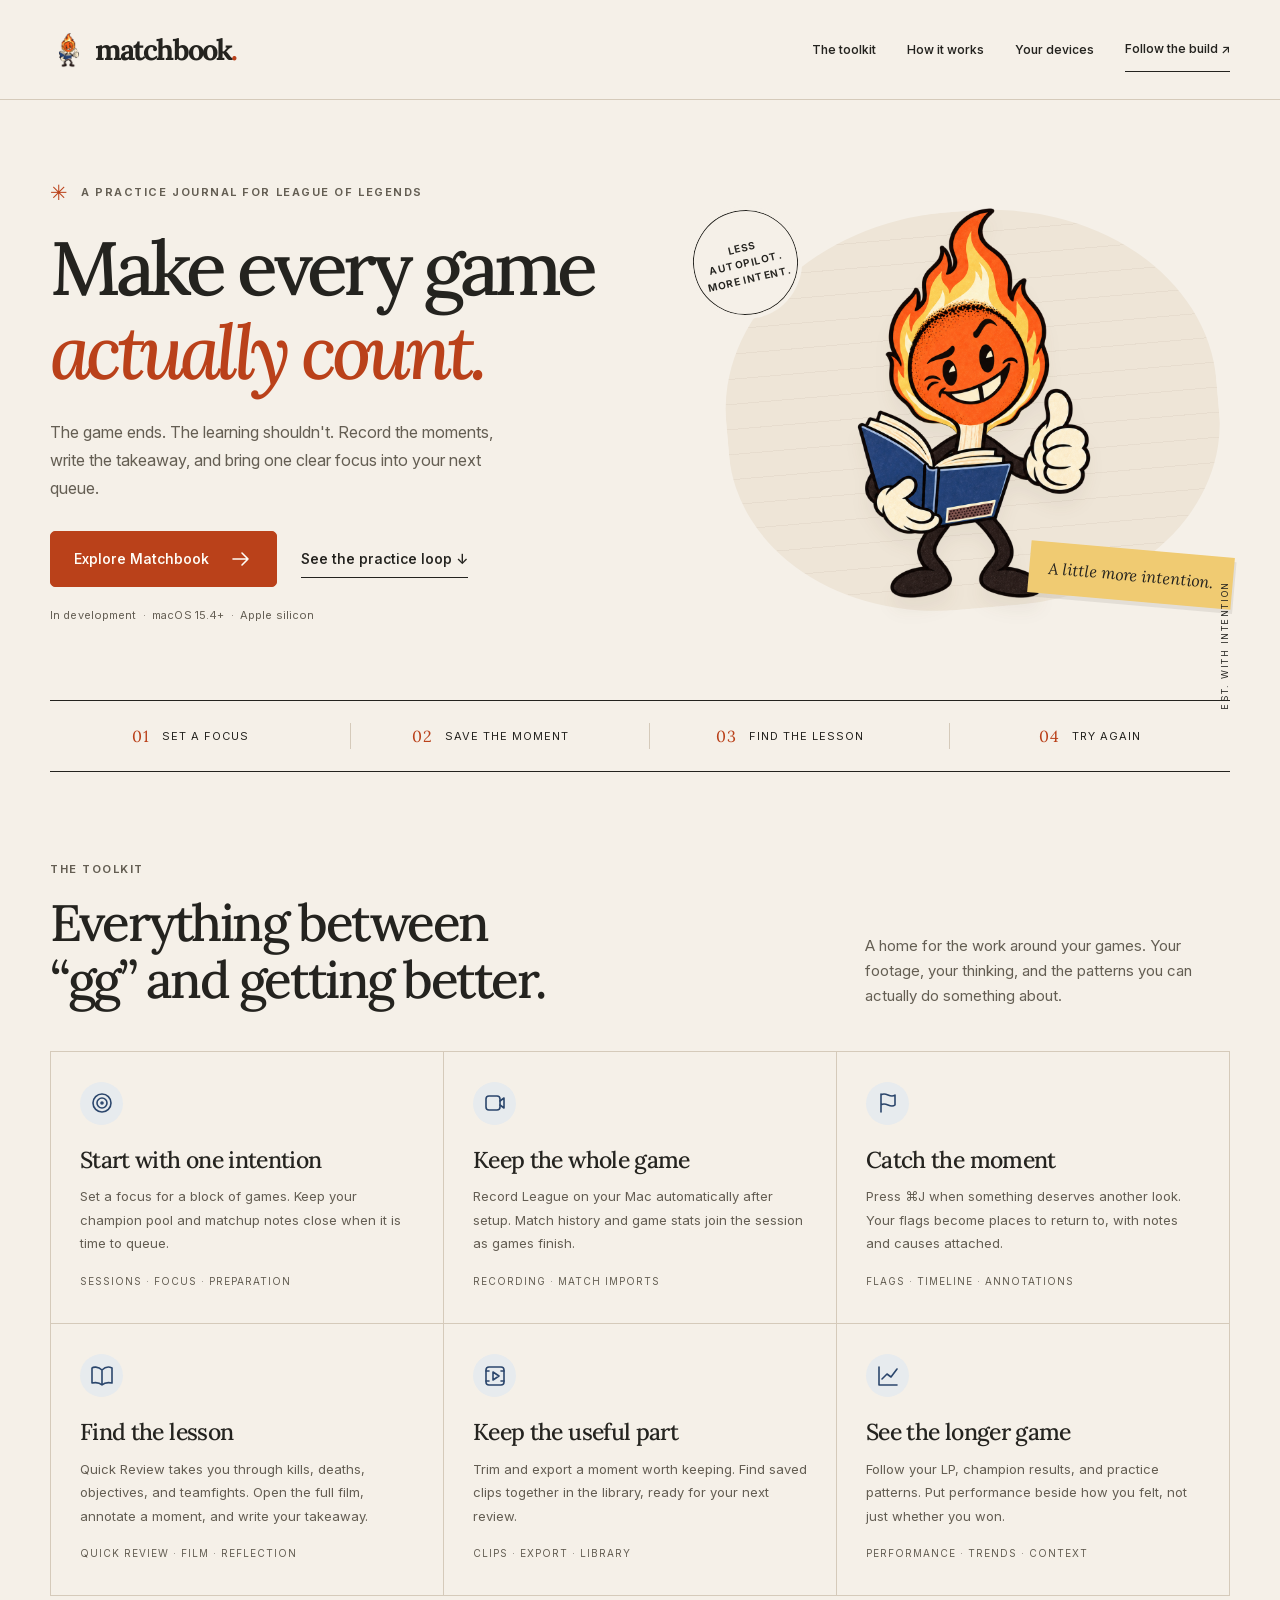
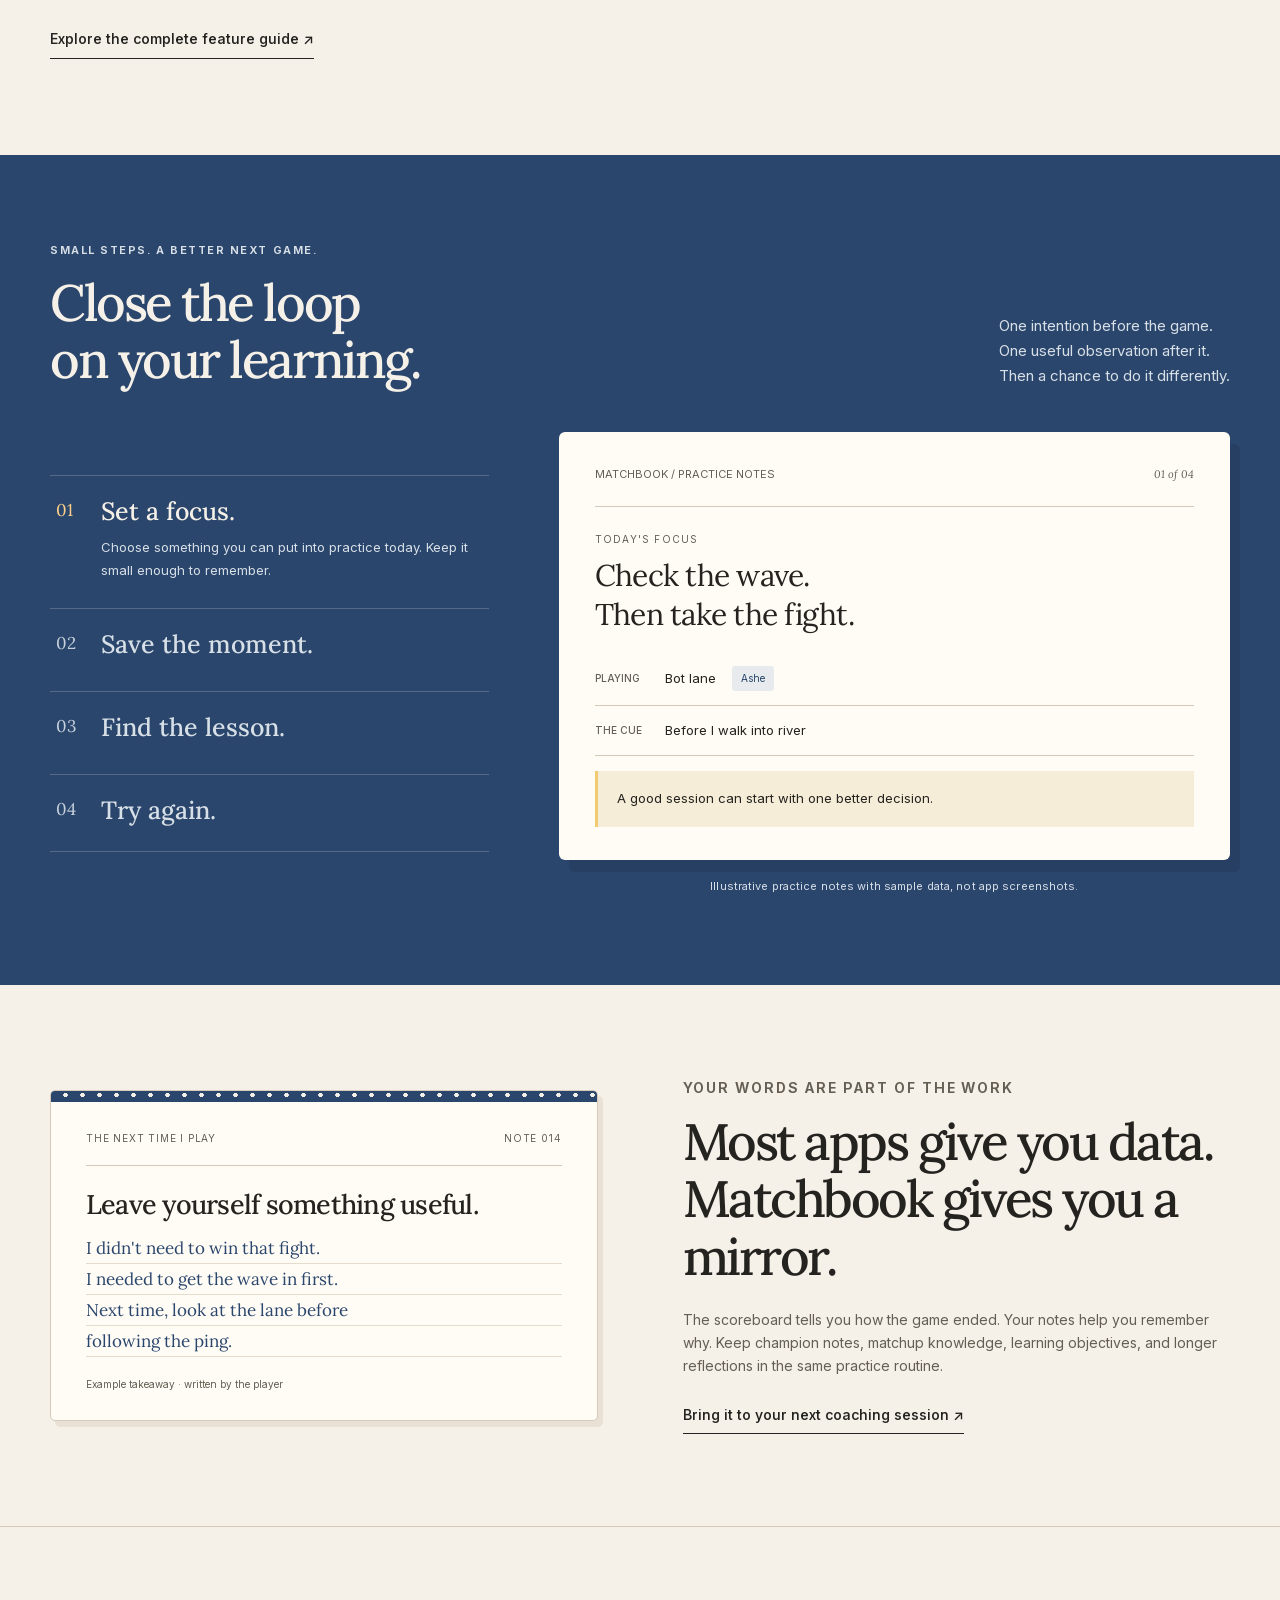
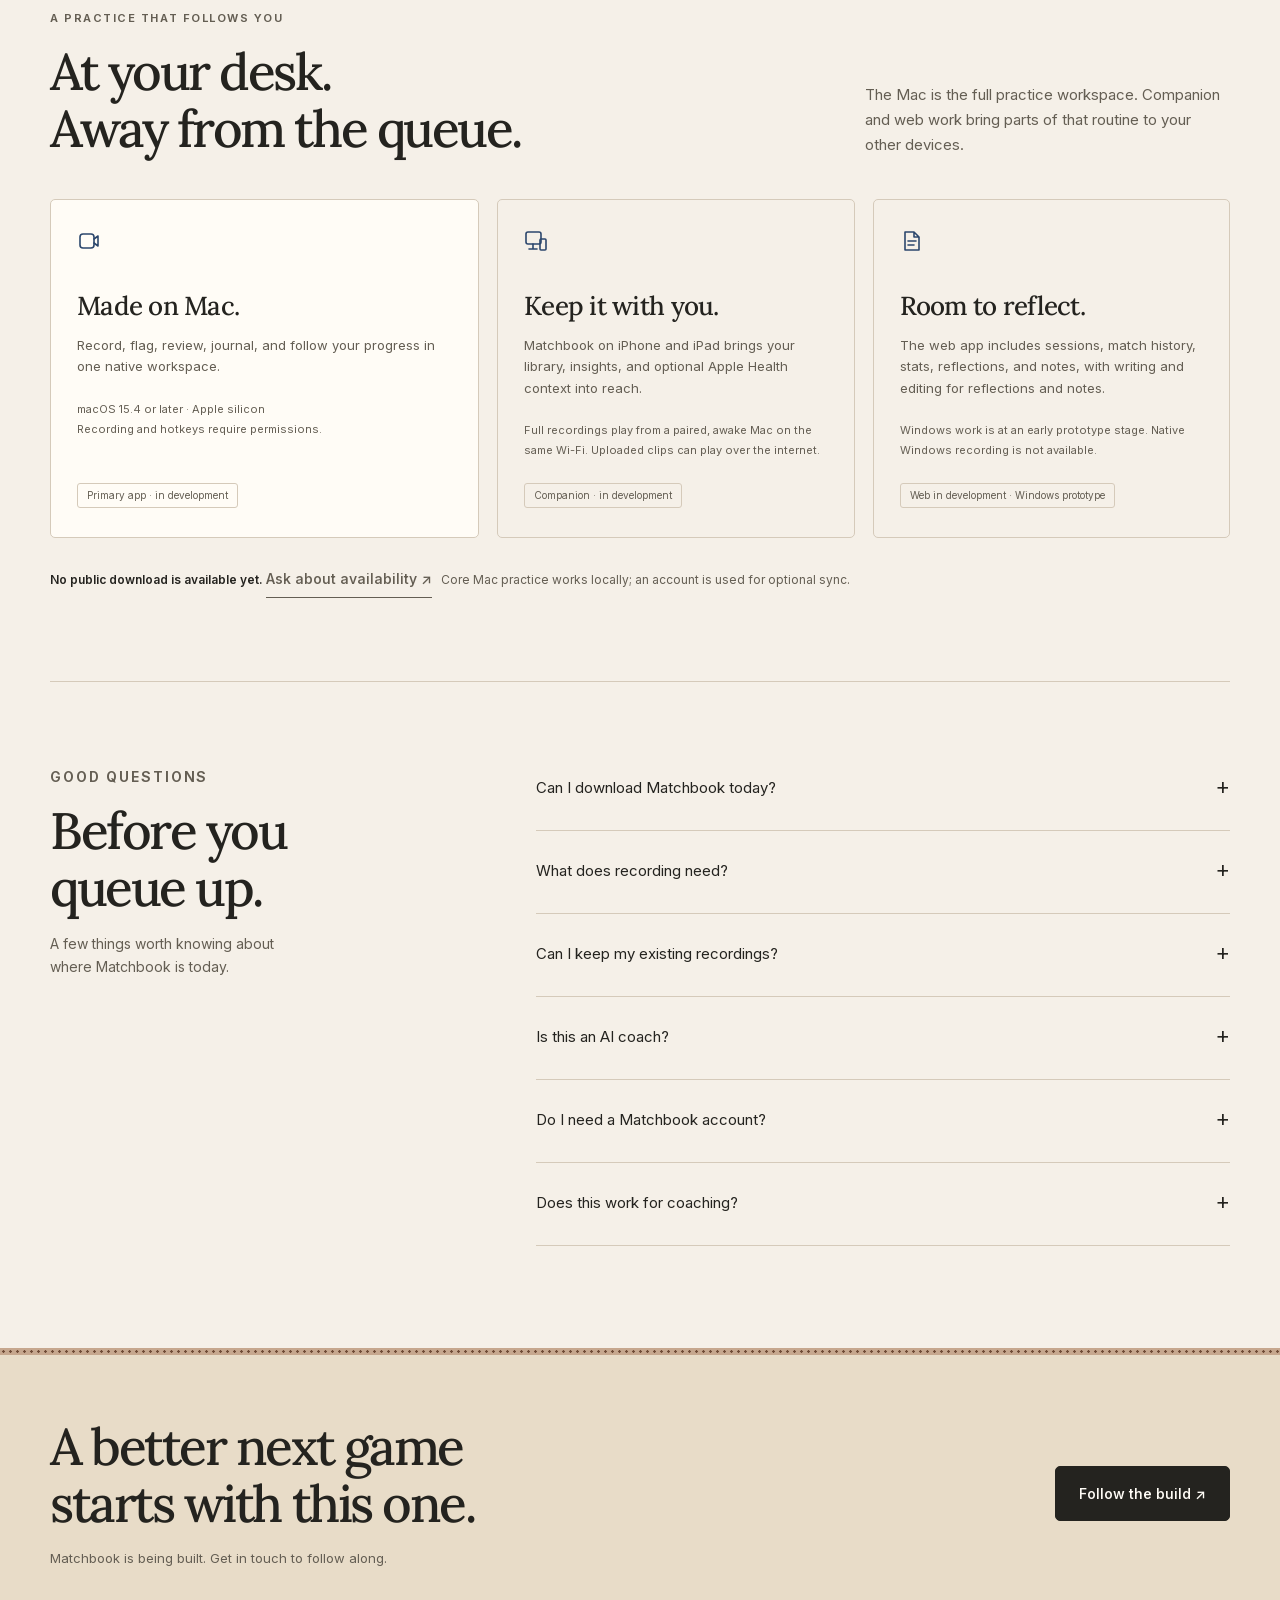
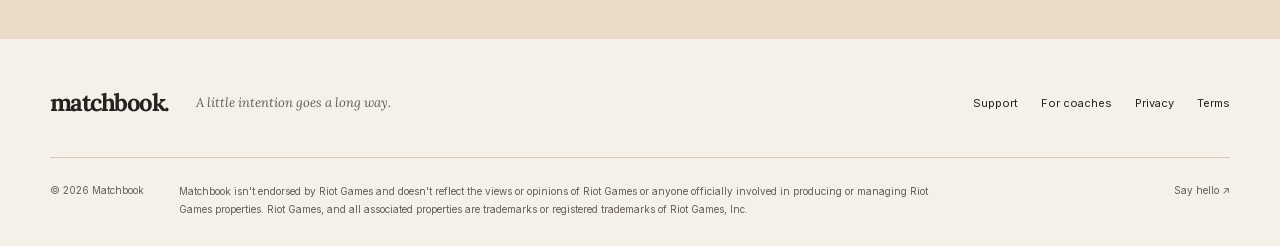
<file: index.html>
<!doctype html>
<html lang="en"><head>
<meta charset="utf-8"><meta name="viewport" content="width=device-width, initial-scale=1">
<title>Make every game actually count | Matchbook</title><meta name="description" content="A practice journal for League of Legends. Record games, flag moments, review the film, and carry a clear focus into your next game.">
<meta name="theme-color" content="#f5f0e8"><link rel="icon" type="image/png" href="assets/mascot.png">
<link rel="stylesheet" href="styles.css"><script src="site.js" defer></script><link rel="canonical" href="https://matchbook.gg/"><meta property="og:type" content="website"><meta property="og:title" content="Matchbook | Make every game actually count"><meta property="og:description" content="Record the moment. Find the lesson. Bring it into your next game.">
</head><body>
<a class="skip-link" href="#main">Skip to content</a>
<header class="site-header"><nav class="wrap nav" aria-label="Main navigation">
<a class="brand" href="index.html" aria-label="Matchbook home"><img src="assets/mascot.png" alt="" width="44" height="44"><span>matchbook<span class="brand-dot">.</span></span></a>
<div class="nav-links"><a href="index.html#features">The toolkit</a><a href="index.html#practice">How it works</a><a href="index.html#platforms">Your devices</a><a class="nav-contact" href="mailto:hello@matchbook.gg?subject=Matchbook%20updates">Follow the build ↗</a></div>
</nav></header>
<main id="main">
<section class="wrap hero" aria-labelledby="hero-title">
<div class="hero-copy"><div class="eyebrow"><span class="tiny-star" aria-hidden="true">✳</span>A practice journal for League of Legends</div>
<h1 id="hero-title">Make every game<br><em>actually count.</em></h1>
<p>The game ends. The learning shouldn't. Record the moments, write the takeaway, and bring one clear focus into your next queue.</p>
<div class="hero-actions"><a class="button button-orange" href="#features">Explore Matchbook <svg aria-hidden="true" width="24" height="24" viewBox="0 0 24 24" fill="none" stroke="currentColor" stroke-width="1.6" stroke-linecap="round" stroke-linejoin="round"><path d="M4 12h15m-6-6 6 6-6 6"/></svg></a><a class="text-link" href="#practice">See the practice loop ↓</a></div>
<p class="availability">In development &nbsp;·&nbsp; macOS 15.4+ &nbsp;·&nbsp; Apple silicon</p></div>
<div class="hero-art"><div class="art-stamp" aria-hidden="true">LESS<br>AUTOPILOT.<br>MORE INTENT.</div><img class="hero-mascot" src="assets/mascot.png" alt="Matchbook's smiling flame mascot holds a blue notebook and gives a thumbs-up." width="1280" height="1280" fetchpriority="high"><div class="art-note">A little more intention.</div></div>
</section>
<div class="wrap loop-strip" aria-label="The practice loop"><div><span>01</span>Set a focus</div><div><span>02</span>Save the moment</div><div><span>03</span>Find the lesson</div><div><span>04</span>Try again</div></div>
<section class="wrap section toolkit" id="features"><div class="section-heading"><div><p class="eyebrow">The toolkit</p><h2>Everything between<br>“gg” and getting better.</h2></div><p>A home for the work around your games. Your footage, your thinking, and the patterns you can actually do something about.</p></div><div class="feature-grid"><article class="feature"><div class="feature-icon"><svg aria-hidden="true" width="24" height="24" viewBox="0 0 24 24" fill="none" stroke="currentColor" stroke-width="1.6" stroke-linecap="round" stroke-linejoin="round"><circle cx="12" cy="12" r="9"/><circle cx="12" cy="12" r="5"/><circle cx="12" cy="12" r="1"/></svg></div><h3>Start with one intention</h3><p>Set a focus for a block of games. Keep your champion pool and matchup notes close when it is time to queue.</p><span class="feature-meta">Sessions · focus · preparation</span></article>
<article class="feature"><div class="feature-icon"><svg aria-hidden="true" width="24" height="24" viewBox="0 0 24 24" fill="none" stroke="currentColor" stroke-width="1.6" stroke-linecap="round" stroke-linejoin="round"><rect x="3" y="5" width="14" height="14" rx="3"/><path d="m17 10 4-3v10l-4-3"/></svg></div><h3>Keep the whole game</h3><p>Record League on your Mac automatically after setup. Match history and game stats join the session as games finish.</p><span class="feature-meta">Recording · match imports</span></article>
<article class="feature"><div class="feature-icon"><svg aria-hidden="true" width="24" height="24" viewBox="0 0 24 24" fill="none" stroke="currentColor" stroke-width="1.6" stroke-linecap="round" stroke-linejoin="round"><path d="M5 21V3m0 1c5-4 9 4 14 0v10c-5 4-9-4-14 0"/></svg></div><h3>Catch the moment</h3><p>Press ⌘J when something deserves another look. Your flags become places to return to, with notes and causes attached.</p><span class="feature-meta">Flags · timeline · annotations</span></article>
<article class="feature"><div class="feature-icon"><svg aria-hidden="true" width="24" height="24" viewBox="0 0 24 24" fill="none" stroke="currentColor" stroke-width="1.6" stroke-linecap="round" stroke-linejoin="round"><path d="M12 6v15m0-15C8 2 3 3 2 4v15c5-1 8 0 10 2 2-2 5-3 10-2V4c-4-2-7-1-10 2Z"/></svg></div><h3>Find the lesson</h3><p>Quick Review takes you through kills, deaths, objectives, and teamfights. Open the full film, annotate a moment, and write your takeaway.</p><span class="feature-meta">Quick Review · film · reflection</span></article>
<article class="feature"><div class="feature-icon"><svg aria-hidden="true" width="24" height="24" viewBox="0 0 24 24" fill="none" stroke="currentColor" stroke-width="1.6" stroke-linecap="round" stroke-linejoin="round"><rect x="3" y="3" width="18" height="18" rx="3"/><path d="m10 8 6 4-6 4Zm-7-1h3m12 0h3M3 17h3m12 0h3"/></svg></div><h3>Keep the useful part</h3><p>Trim and export a moment worth keeping. Find saved clips together in the library, ready for your next review.</p><span class="feature-meta">Clips · export · library</span></article>
<article class="feature"><div class="feature-icon"><svg aria-hidden="true" width="24" height="24" viewBox="0 0 24 24" fill="none" stroke="currentColor" stroke-width="1.6" stroke-linecap="round" stroke-linejoin="round"><path d="M3 3v18h18M6 15l5-5 4 3 6-8"/></svg></div><h3>See the longer game</h3><p>Follow your LP, champion results, and practice patterns. Put performance beside how you felt, not just whether you won.</p><span class="feature-meta">Performance · trends · context</span></article></div><a class="text-link" href="features.html" style="margin-top:24px">Explore the complete feature guide ↗</a></section>
<section class="practice-section" id="practice"><div class="wrap"><div class="section-heading"><div><p class="eyebrow">Small steps. A better next game.</p><h2>Close the loop<br>on your learning.</h2></div><p>One intention before the game.<br>One useful observation after it.<br>Then a chance to do it differently.</p></div>
<div class="practice-layout"><div class="step-list" role="tablist" aria-label="Explore the practice loop">
<button class="step-button" id="step-focus" role="tab" aria-controls="practice-panel" aria-selected="true" data-step="focus"><span class="step-num">01</span><span><strong>Set a focus.</strong><small>Choose something you can put into practice today. Keep it small enough to remember.</small></span></button>
<button class="step-button" id="step-flag" role="tab" aria-controls="practice-panel" aria-selected="false" tabindex="-1" data-step="flag"><span class="step-num">02</span><span><strong>Save the moment.</strong><small>A hotkey keeps the timestamp. Your attention stays on the game.</small></span></button>
<button class="step-button" id="step-review" role="tab" aria-controls="practice-panel" aria-selected="false" tabindex="-1" data-step="review"><span class="step-num">03</span><span><strong>Find the lesson.</strong><small>Look at the decision. Write one thing you want to bring forward.</small></span></button>
<button class="step-button" id="step-carry" role="tab" aria-controls="practice-panel" aria-selected="false" tabindex="-1" data-step="carry"><span class="step-num">04</span><span><strong>Try again.</strong><small>Make the next session a continuation, with your last takeaway close by.</small></span></button></div>
<div><div class="practice-demo" id="practice-panel" role="tabpanel" aria-labelledby="step-focus" tabindex="0"><div class="demo-top"><span>MATCHBOOK / PRACTICE NOTES</span><span>01 of 04</span></div><div class="demo-kicker">Today's focus</div><div class="demo-title">Check the wave.<br>Then take the fight.</div><div class="demo-line"><b>PLAYING</b><span>Bot lane</span><span class="demo-tag">Ashe</span></div><div class="demo-line"><b>THE CUE</b><span>Before I walk into river</span></div><div class="demo-note">A good session can start with one better decision.</div></div><p class="practice-caption">Illustrative practice notes with sample data, not app screenshots.</p></div></div></div></section>
<section class="wrap insight-band"><div class="notebook"><div class="notebook-body"><div class="notebook-header"><span>THE NEXT TIME I PLAY</span><span>NOTE 014</span></div><h3>Leave yourself something useful.</h3><p class="notebook-entry">I didn't need to win that fight.<br>I needed to get the wave in first.<br>Next time, look at the lane before<br>following the ping.</p><p class="notebook-foot">Example takeaway · written by the player</p></div></div><div class="insight-copy"><p class="eyebrow">Your words are part of the work</p><h2>Most apps give you data.<br>Matchbook gives you a mirror.</h2><p>The scoreboard tells you how the game ended. Your notes help you remember why. Keep champion notes, matchup knowledge, learning objectives, and longer reflections in the same practice routine.</p><a class="text-link" href="founding-coaches.html">Bring it to your next coaching session ↗</a></div></section>
<section class="platform-section" id="platforms"><div class="wrap"><div class="section-heading"><div><p class="eyebrow">A practice that follows you</p><h2>At your desk.<br>Away from the queue.</h2></div><p>The Mac is the full practice workspace. Companion and web work bring parts of that routine to your other devices.</p></div>
<div class="platform-grid"><article class="platform-card"><div class="platform-icon"><svg aria-hidden="true" width="24" height="24" viewBox="0 0 24 24" fill="none" stroke="currentColor" stroke-width="1.6" stroke-linecap="round" stroke-linejoin="round"><rect x="3" y="5" width="14" height="14" rx="3"/><path d="m17 10 4-3v10l-4-3"/></svg></div><h3>Made on Mac.</h3><p>Record, flag, review, journal, and follow your progress in one native workspace.</p><p class="platform-detail">macOS 15.4 or later · Apple silicon<br>Recording and hotkeys require permissions.</p><span class="status-label">Primary app · in development</span></article>
<article class="platform-card"><div class="platform-icon"><svg aria-hidden="true" width="24" height="24" viewBox="0 0 24 24" fill="none" stroke="currentColor" stroke-width="1.6" stroke-linecap="round" stroke-linejoin="round"><rect x="2" y="3" width="15" height="12" rx="2"/><path d="M5 20h8m-4-5v5"/><rect x="16" y="10" width="6" height="11" rx="1"/></svg></div><h3>Keep it with you.</h3><p>Matchbook on iPhone and iPad brings your library, insights, and optional Apple Health context into reach.</p><p class="platform-detail">Full recordings play from a paired, awake Mac on the same Wi-Fi. Uploaded clips can play over the internet.</p><span class="status-label">Companion · in development</span></article>
<article class="platform-card"><div class="platform-icon"><svg aria-hidden="true" width="24" height="24" viewBox="0 0 24 24" fill="none" stroke="currentColor" stroke-width="1.6" stroke-linecap="round" stroke-linejoin="round"><path d="M14 3H5v18h14V8Zm0 0v5h5M8 12h8m-8 4h6"/></svg></div><h3>Room to reflect.</h3><p>The web app includes sessions, match history, stats, reflections, and notes, with writing and editing for reflections and notes.</p><p class="platform-detail">Windows work is at an early prototype stage. Native Windows recording is not available.</p><span class="status-label">Web in development · Windows prototype</span></article></div>
<p class="platform-note"><strong>No public download is available yet.</strong> <a class="text-link" href="mailto:hello@matchbook.gg?subject=Matchbook%20availability">Ask about availability ↗</a> &nbsp; Core Mac practice works locally; an account is used for optional sync.</p></div></section>
<section class="wrap faq-section"><div><p class="eyebrow">Good questions</p><h2>Before you<br>queue up.</h2><p>A few things worth knowing about where Matchbook is today.</p></div><div class="faq">
<details><summary>Can I download Matchbook today?</summary><p>There is no public download yet. Matchbook is in development. <a href="mailto:hello@matchbook.gg?subject=Matchbook%20availability">Email hello@matchbook.gg</a> to ask about availability. This opens your email app; it does not sign you up automatically.</p></details>
<details><summary>What does recording need?</summary><p>A supported Mac, the League client, and macOS Screen Recording permission. Recording starts automatically when supported games begin after setup. Global hotkeys also need Accessibility permission. See the <a href="support.html#recording">recording guide</a>.</p></details>
<details><summary>Can I keep my existing recordings?</summary><p>You can import video files for review. Matchbook can remain part of your practice routine if you already record elsewhere. Capture compatibility and timeline alignment depend on the file and setup; importing a video is separate from live hotkey flagging.</p></details>
<details><summary>Is this an AI coach?</summary><p>No. The current product helps you review and reflect on your own decisions. Automated AI coaching is not part of the current product.</p></details>
<details><summary>Do I need a Matchbook account?</summary><p>The core Mac workflow uses local data. An account is optional for multi-device sync. Cloud clips and Companion access have their own setup. The <a href="privacy.html">privacy policy</a> explains what is stored where.</p></details>
<details><summary>Does this work for coaching?</summary><p>Players can bring specific moments, exported clips, and written takeaways to a coaching session. Dedicated coach dashboards and a marketplace are not part of the current product. <a href="founding-coaches.html">See the coaching workflow</a>.</p></details>
</div></section>
<section class="closing"><div class="wrap"><div><h2>A better next game<br>starts with this one.</h2><p>Matchbook is being built. Get in touch to follow along.</p></div><a class="button" href="mailto:hello@matchbook.gg?subject=Matchbook%20updates">Follow the build ↗</a></div></section>
</main><footer class="site-footer"><div class="wrap">
<div class="footer-top"><a class="brand" href="index.html">matchbook.</a><p>A little intention goes a long way.</p><div class="footer-links"><a href="support.html">Support</a><a href="founding-coaches.html">For coaches</a><a href="privacy.html">Privacy</a><a href="terms.html">Terms</a></div></div>
<div class="footer-bottom"><span>© 2026 Matchbook</span><p>Matchbook isn't endorsed by Riot Games and doesn't reflect the views or opinions of Riot Games or anyone officially involved in producing or managing Riot Games properties. Riot Games, and all associated properties are trademarks or registered trademarks of Riot Games, Inc.</p><a href="mailto:hello@matchbook.gg">Say hello ↗</a></div>
</div></footer></body></html>
</file>
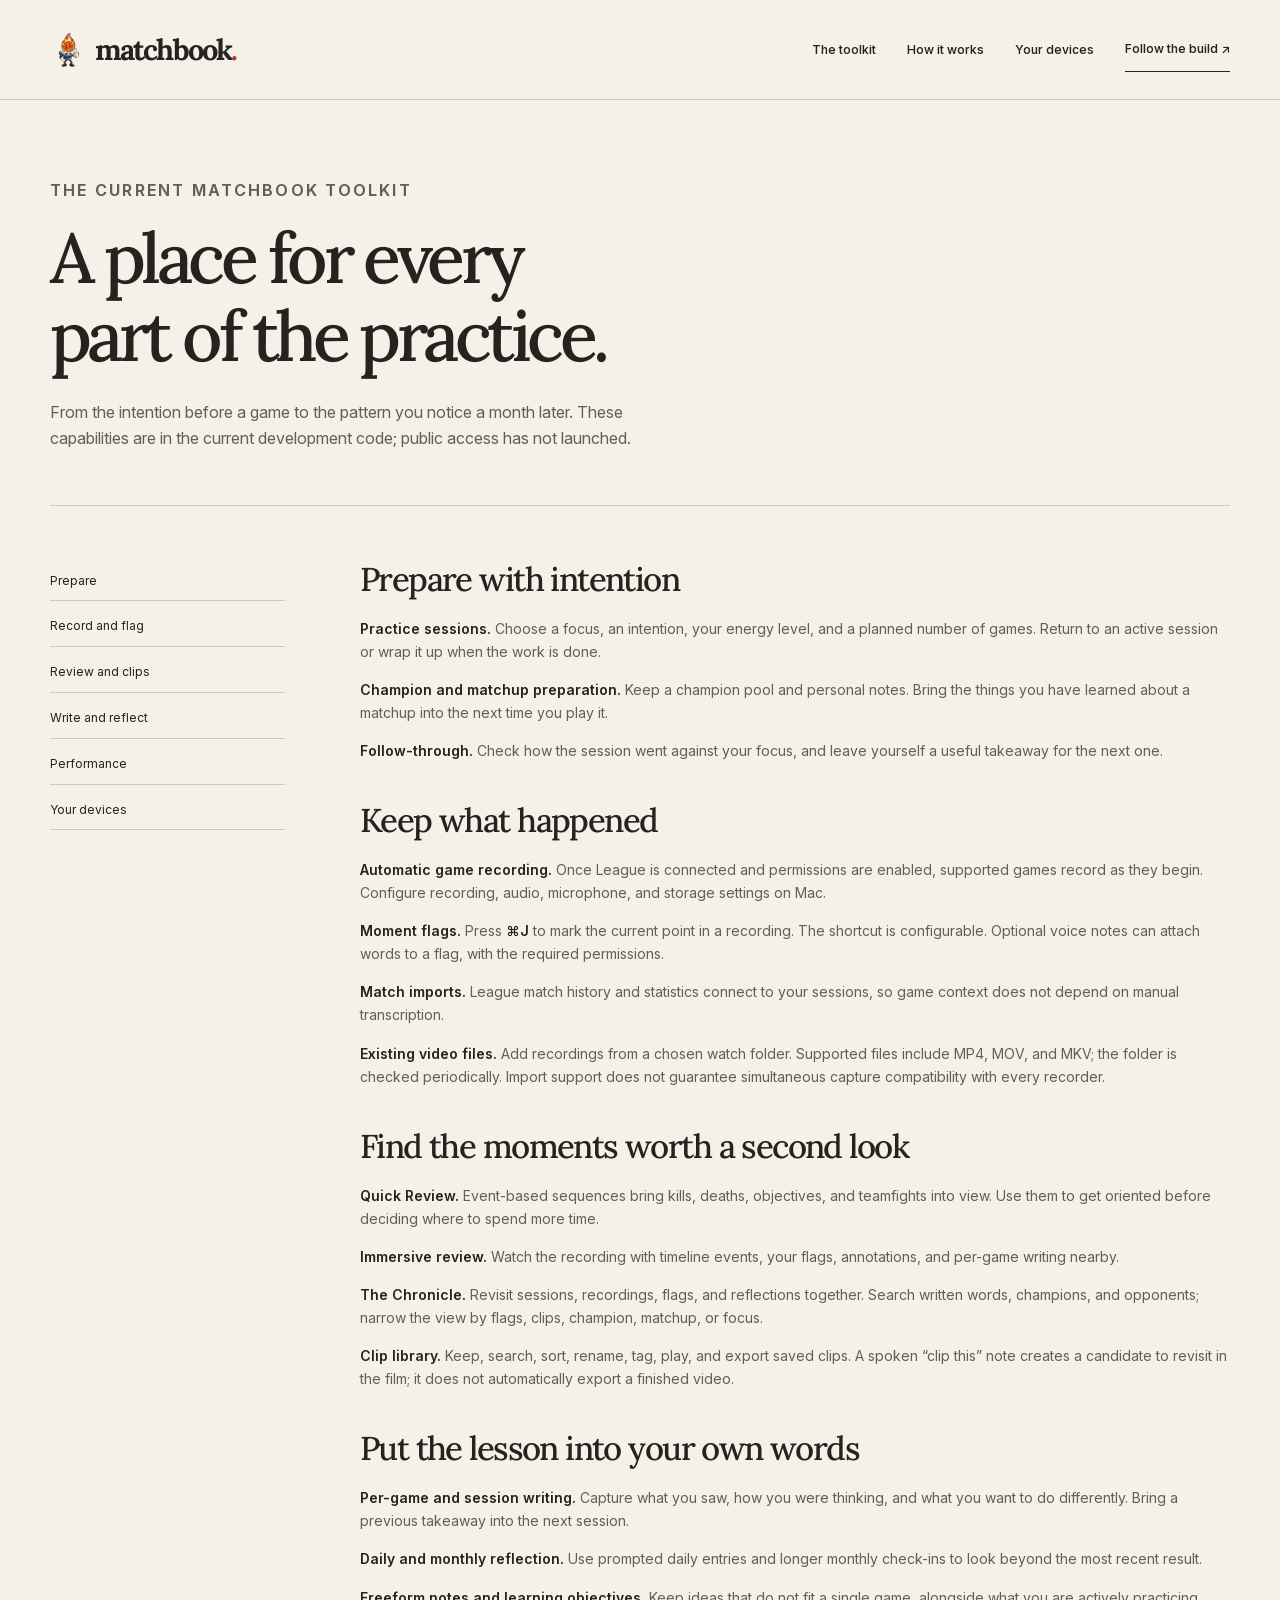
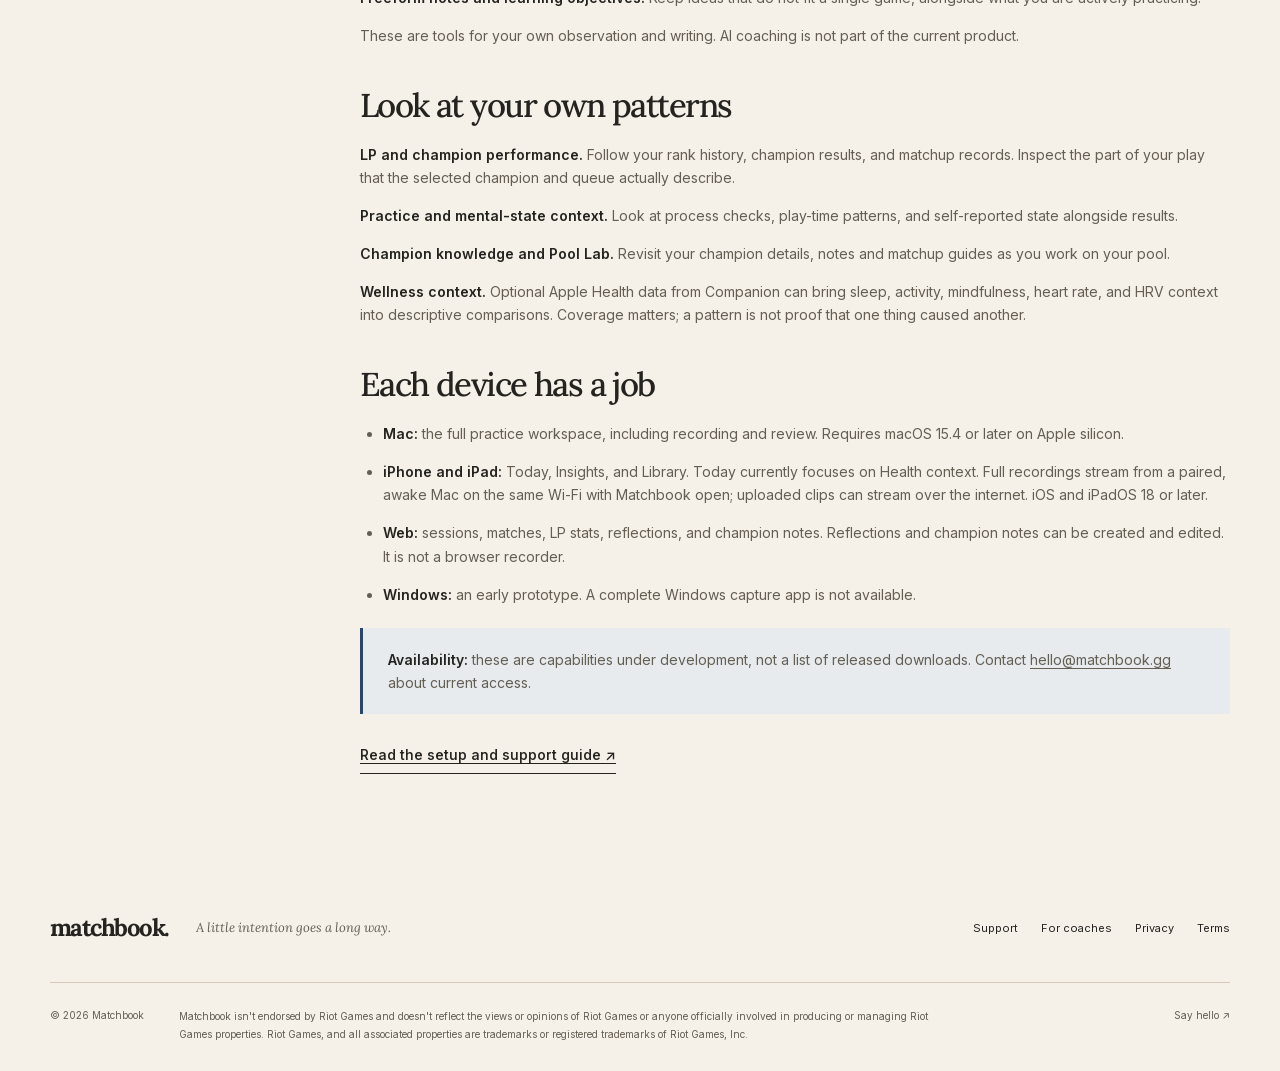
<file: features.html>
<!doctype html>
<html lang="en"><head>
<meta charset="utf-8"><meta name="viewport" content="width=device-width, initial-scale=1">
<title>The complete toolkit | Matchbook</title><meta name="description" content="Explore the current Matchbook practice toolkit: preparation, recording, review, clips, reflection, performance, and device access.">
<meta name="theme-color" content="#f5f0e8"><link rel="icon" type="image/png" href="assets/mascot.png">
<link rel="stylesheet" href="styles.css"><script src="site.js" defer></script>
</head><body>
<a class="skip-link" href="#main">Skip to content</a>
<header class="site-header"><nav class="wrap nav" aria-label="Main navigation">
<a class="brand" href="index.html" aria-label="Matchbook home"><img src="assets/mascot.png" alt="" width="44" height="44"><span>matchbook<span class="brand-dot">.</span></span></a>
<div class="nav-links"><a href="index.html#features">The toolkit</a><a href="index.html#practice">How it works</a><a href="index.html#platforms">Your devices</a><a class="nav-contact" href="mailto:hello@matchbook.gg?subject=Matchbook%20updates">Follow the build ↗</a></div>
</nav></header><main id="main"><header class="wrap page-hero"><p class="eyebrow">The current Matchbook toolkit</p><h1>A place for every<br>part of the practice.</h1><p>From the intention before a game to the pattern you notice a month later. These capabilities are in the current development code; public access has not launched.</p></header><div class="wrap page-body"><aside class="page-index" aria-label="Feature categories"><a href="#prepare">Prepare</a><a href="#capture">Record and flag</a><a href="#review-film">Review and clips</a><a href="#reflect">Write and reflect</a><a href="#understand">Performance</a><a href="#device-features">Your devices</a></aside><div class="prose">
<h2 id="prepare">Prepare with intention</h2><p><strong>Practice sessions.</strong> Choose a focus, an intention, your energy level, and a planned number of games. Return to an active session or wrap it up when the work is done.</p><p><strong>Champion and matchup preparation.</strong> Keep a champion pool and personal notes. Bring the things you have learned about a matchup into the next time you play it.</p><p><strong>Follow-through.</strong> Check how the session went against your focus, and leave yourself a useful takeaway for the next one.</p>
<h2 id="capture">Keep what happened</h2><p><strong>Automatic game recording.</strong> Once League is connected and permissions are enabled, supported games record as they begin. Configure recording, audio, microphone, and storage settings on Mac.</p><p><strong>Moment flags.</strong> Press <strong>⌘J</strong> to mark the current point in a recording. The shortcut is configurable. Optional voice notes can attach words to a flag, with the required permissions.</p><p><strong>Match imports.</strong> League match history and statistics connect to your sessions, so game context does not depend on manual transcription.</p><p><strong>Existing video files.</strong> Add recordings from a chosen watch folder. Supported files include MP4, MOV, and MKV; the folder is checked periodically. Import support does not guarantee simultaneous capture compatibility with every recorder.</p>
<h2 id="review-film">Find the moments worth a second look</h2><p><strong>Quick Review.</strong> Event-based sequences bring kills, deaths, objectives, and teamfights into view. Use them to get oriented before deciding where to spend more time.</p><p><strong>Immersive review.</strong> Watch the recording with timeline events, your flags, annotations, and per-game writing nearby.</p><p><strong>The Chronicle.</strong> Revisit sessions, recordings, flags, and reflections together. Search written words, champions, and opponents; narrow the view by flags, clips, champion, matchup, or focus.</p><p><strong>Clip library.</strong> Keep, search, sort, rename, tag, play, and export saved clips. A spoken “clip this” note creates a candidate to revisit in the film; it does not automatically export a finished video.</p>
<h2 id="reflect">Put the lesson into your own words</h2><p><strong>Per-game and session writing.</strong> Capture what you saw, how you were thinking, and what you want to do differently. Bring a previous takeaway into the next session.</p><p><strong>Daily and monthly reflection.</strong> Use prompted daily entries and longer monthly check-ins to look beyond the most recent result.</p><p><strong>Freeform notes and learning objectives.</strong> Keep ideas that do not fit a single game, alongside what you are actively practicing.</p><p>These are tools for your own observation and writing. AI coaching is not part of the current product.</p>
<h2 id="understand">Look at your own patterns</h2><p><strong>LP and champion performance.</strong> Follow your rank history, champion results, and matchup records. Inspect the part of your play that the selected champion and queue actually describe.</p><p><strong>Practice and mental-state context.</strong> Look at process checks, play-time patterns, and self-reported state alongside results.</p><p><strong>Champion knowledge and Pool Lab.</strong> Revisit your champion details, notes and matchup guides as you work on your pool.</p><p><strong>Wellness context.</strong> Optional Apple Health data from Companion can bring sleep, activity, mindfulness, heart rate, and HRV context into descriptive comparisons. Coverage matters; a pattern is not proof that one thing caused another.</p>
<h2 id="device-features">Each device has a job</h2><ul><li><strong>Mac:</strong> the full practice workspace, including recording and review. Requires macOS 15.4 or later on Apple silicon.</li><li><strong>iPhone and iPad:</strong> Today, Insights, and Library. Today currently focuses on Health context. Full recordings stream from a paired, awake Mac on the same Wi-Fi with Matchbook open; uploaded clips can stream over the internet. iOS and iPadOS 18 or later.</li><li><strong>Web:</strong> sessions, matches, LP stats, reflections, and champion notes. Reflections and champion notes can be created and edited. It is not a browser recorder.</li><li><strong>Windows:</strong> an early prototype. A complete Windows capture app is not available.</li></ul><div class="callout"><p><strong>Availability:</strong> these are capabilities under development, not a list of released downloads. Contact <a href="mailto:hello@matchbook.gg?subject=Matchbook%20availability">hello@matchbook.gg</a> about current access.</p></div><a class="text-link" href="support.html">Read the setup and support guide ↗</a>
</div></div></main><footer class="site-footer"><div class="wrap">
<div class="footer-top"><a class="brand" href="index.html">matchbook.</a><p>A little intention goes a long way.</p><div class="footer-links"><a href="support.html">Support</a><a href="founding-coaches.html">For coaches</a><a href="privacy.html">Privacy</a><a href="terms.html">Terms</a></div></div>
<div class="footer-bottom"><span>© 2026 Matchbook</span><p>Matchbook isn't endorsed by Riot Games and doesn't reflect the views or opinions of Riot Games or anyone officially involved in producing or managing Riot Games properties. Riot Games, and all associated properties are trademarks or registered trademarks of Riot Games, Inc.</p><a href="mailto:hello@matchbook.gg">Say hello ↗</a></div>
</div></footer></body></html>
</file>
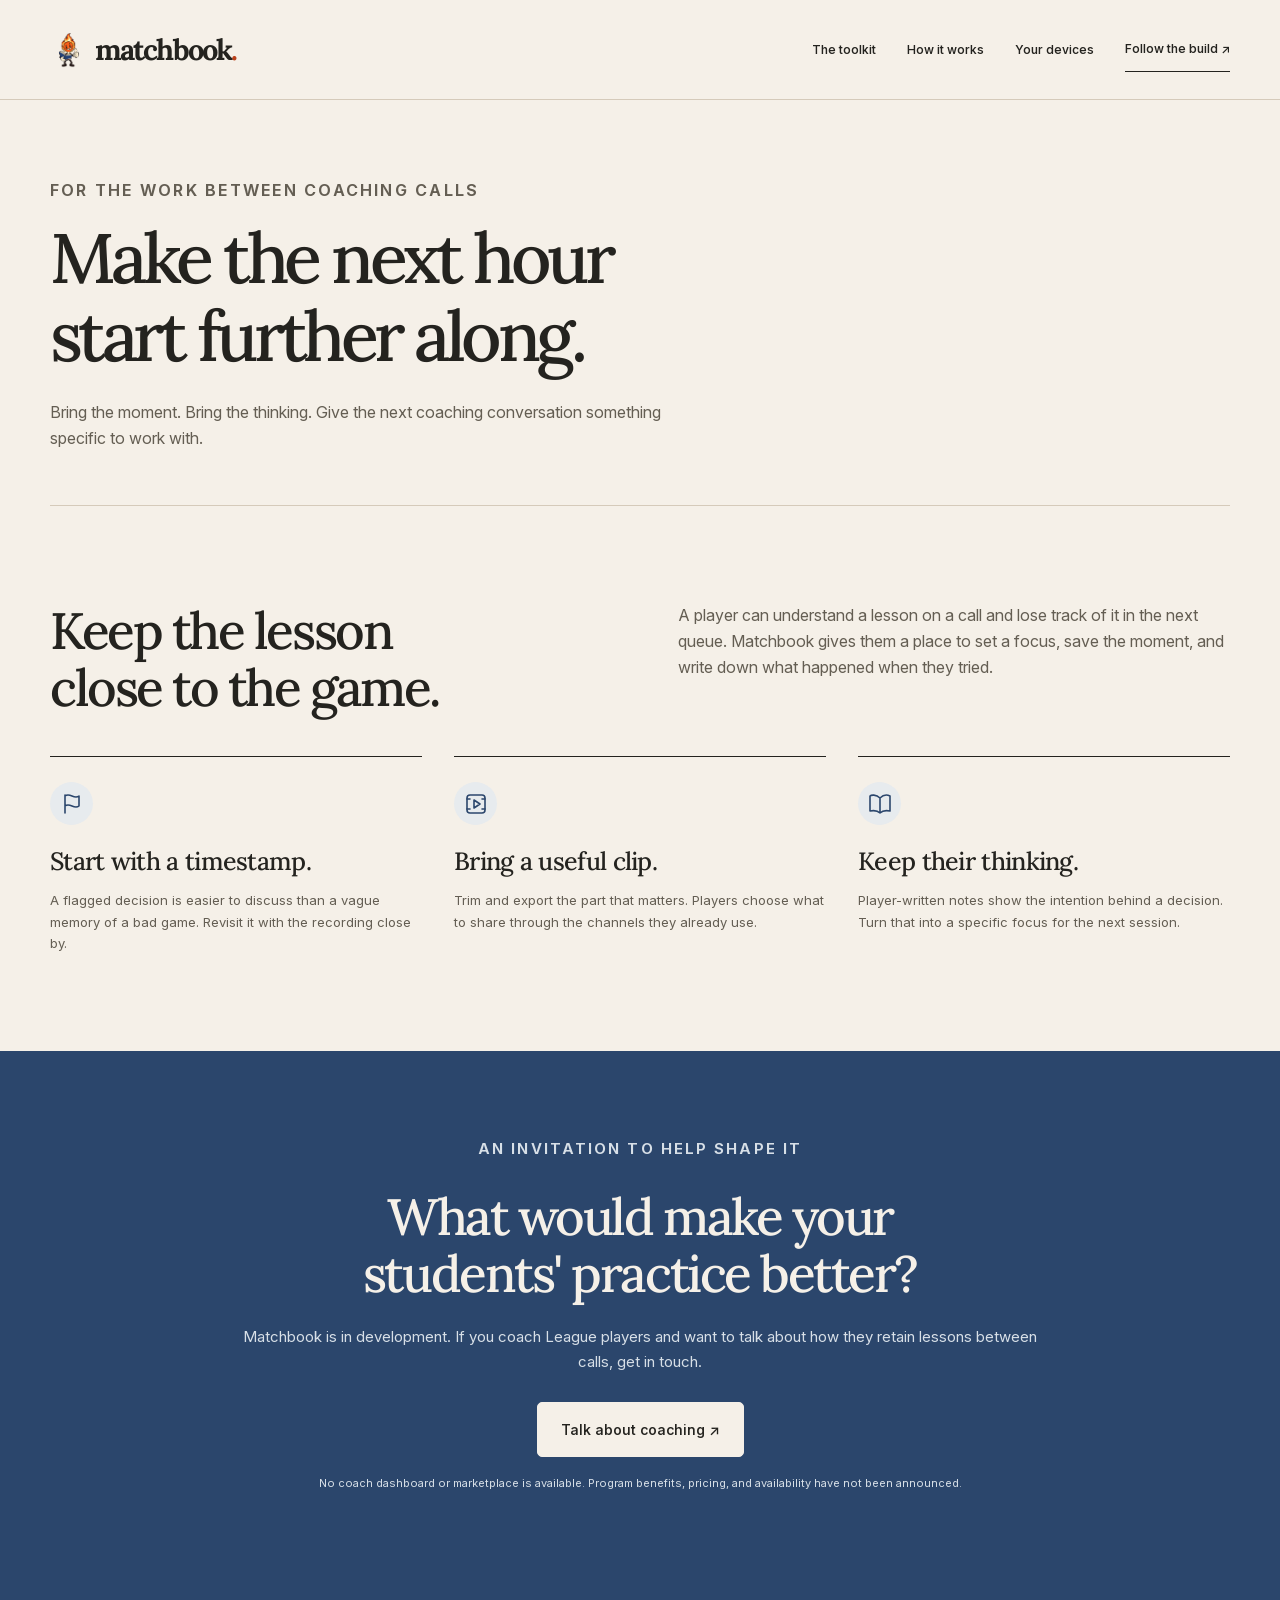
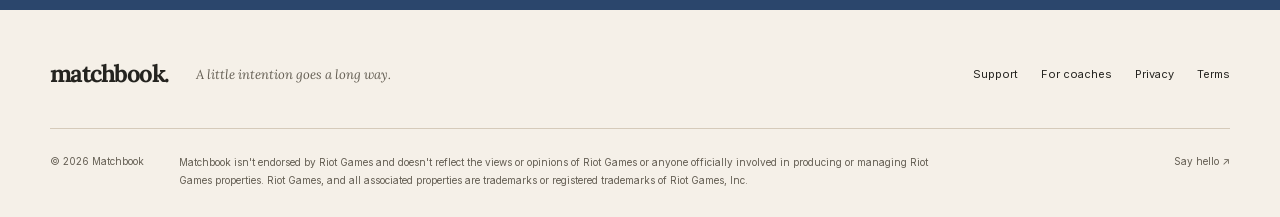
<file: founding-coaches.html>
<!doctype html>
<html lang="en"><head>
<meta charset="utf-8"><meta name="viewport" content="width=device-width, initial-scale=1">
<title>For coaches | Matchbook</title><meta name="description" content="Bring specific moments and player-written takeaways to the next coaching session.">
<meta name="theme-color" content="#f5f0e8"><link rel="icon" type="image/png" href="assets/mascot.png">
<link rel="stylesheet" href="styles.css"><script src="site.js" defer></script>
</head><body>
<a class="skip-link" href="#main">Skip to content</a>
<header class="site-header"><nav class="wrap nav" aria-label="Main navigation">
<a class="brand" href="index.html" aria-label="Matchbook home"><img src="assets/mascot.png" alt="" width="44" height="44"><span>matchbook<span class="brand-dot">.</span></span></a>
<div class="nav-links"><a href="index.html#features">The toolkit</a><a href="index.html#practice">How it works</a><a href="index.html#platforms">Your devices</a><a class="nav-contact" href="mailto:hello@matchbook.gg?subject=Matchbook%20updates">Follow the build ↗</a></div>
</nav></header><main id="main"><header class="wrap page-hero"><p class="eyebrow">For the work between coaching calls</p><h1>Make the next hour<br>start further along.</h1><p>Bring the moment. Bring the thinking. Give the next coaching conversation something specific to work with.</p></header><section class="wrap section"><div class="coach-intro"><h2>Keep the lesson<br>close to the game.</h2><p>A player can understand a lesson on a call and lose track of it in the next queue. Matchbook gives them a place to set a focus, save the moment, and write down what happened when they tried.</p></div><div class="coach-grid"><article><div class="feature-icon"><svg aria-hidden="true" width="24" height="24" viewBox="0 0 24 24" fill="none" stroke="currentColor" stroke-width="1.6" stroke-linecap="round" stroke-linejoin="round"><path d="M5 21V3m0 1c5-4 9 4 14 0v10c-5 4-9-4-14 0"/></svg></div><h3>Start with a timestamp.</h3><p>A flagged decision is easier to discuss than a vague memory of a bad game. Revisit it with the recording close by.</p></article><article><div class="feature-icon"><svg aria-hidden="true" width="24" height="24" viewBox="0 0 24 24" fill="none" stroke="currentColor" stroke-width="1.6" stroke-linecap="round" stroke-linejoin="round"><rect x="3" y="3" width="18" height="18" rx="3"/><path d="m10 8 6 4-6 4Zm-7-1h3m12 0h3M3 17h3m12 0h3"/></svg></div><h3>Bring a useful clip.</h3><p>Trim and export the part that matters. Players choose what to share through the channels they already use.</p></article><article><div class="feature-icon"><svg aria-hidden="true" width="24" height="24" viewBox="0 0 24 24" fill="none" stroke="currentColor" stroke-width="1.6" stroke-linecap="round" stroke-linejoin="round"><path d="M12 6v15m0-15C8 2 3 3 2 4v15c5-1 8 0 10 2 2-2 5-3 10-2V4c-4-2-7-1-10 2Z"/></svg></div><h3>Keep their thinking.</h3><p>Player-written notes show the intention behind a decision. Turn that into a specific focus for the next session.</p></article></div></section><section class="practice-section"><div class="wrap coach-message"><p class="eyebrow">An invitation to help shape it</p><h2>What would make your<br>students' practice better?</h2><p>Matchbook is in development. If you coach League players and want to talk about how they retain lessons between calls, get in touch.</p><a class="button button-light" href="mailto:hello@matchbook.gg?subject=Coaching%20with%20Matchbook">Talk about coaching ↗</a><p class="fine">No coach dashboard or marketplace is available. Program benefits, pricing, and availability have not been announced.</p></div></section></main><footer class="site-footer"><div class="wrap">
<div class="footer-top"><a class="brand" href="index.html">matchbook.</a><p>A little intention goes a long way.</p><div class="footer-links"><a href="support.html">Support</a><a href="founding-coaches.html">For coaches</a><a href="privacy.html">Privacy</a><a href="terms.html">Terms</a></div></div>
<div class="footer-bottom"><span>© 2026 Matchbook</span><p>Matchbook isn't endorsed by Riot Games and doesn't reflect the views or opinions of Riot Games or anyone officially involved in producing or managing Riot Games properties. Riot Games, and all associated properties are trademarks or registered trademarks of Riot Games, Inc.</p><a href="mailto:hello@matchbook.gg">Say hello ↗</a></div>
</div></footer></body></html>
</file>
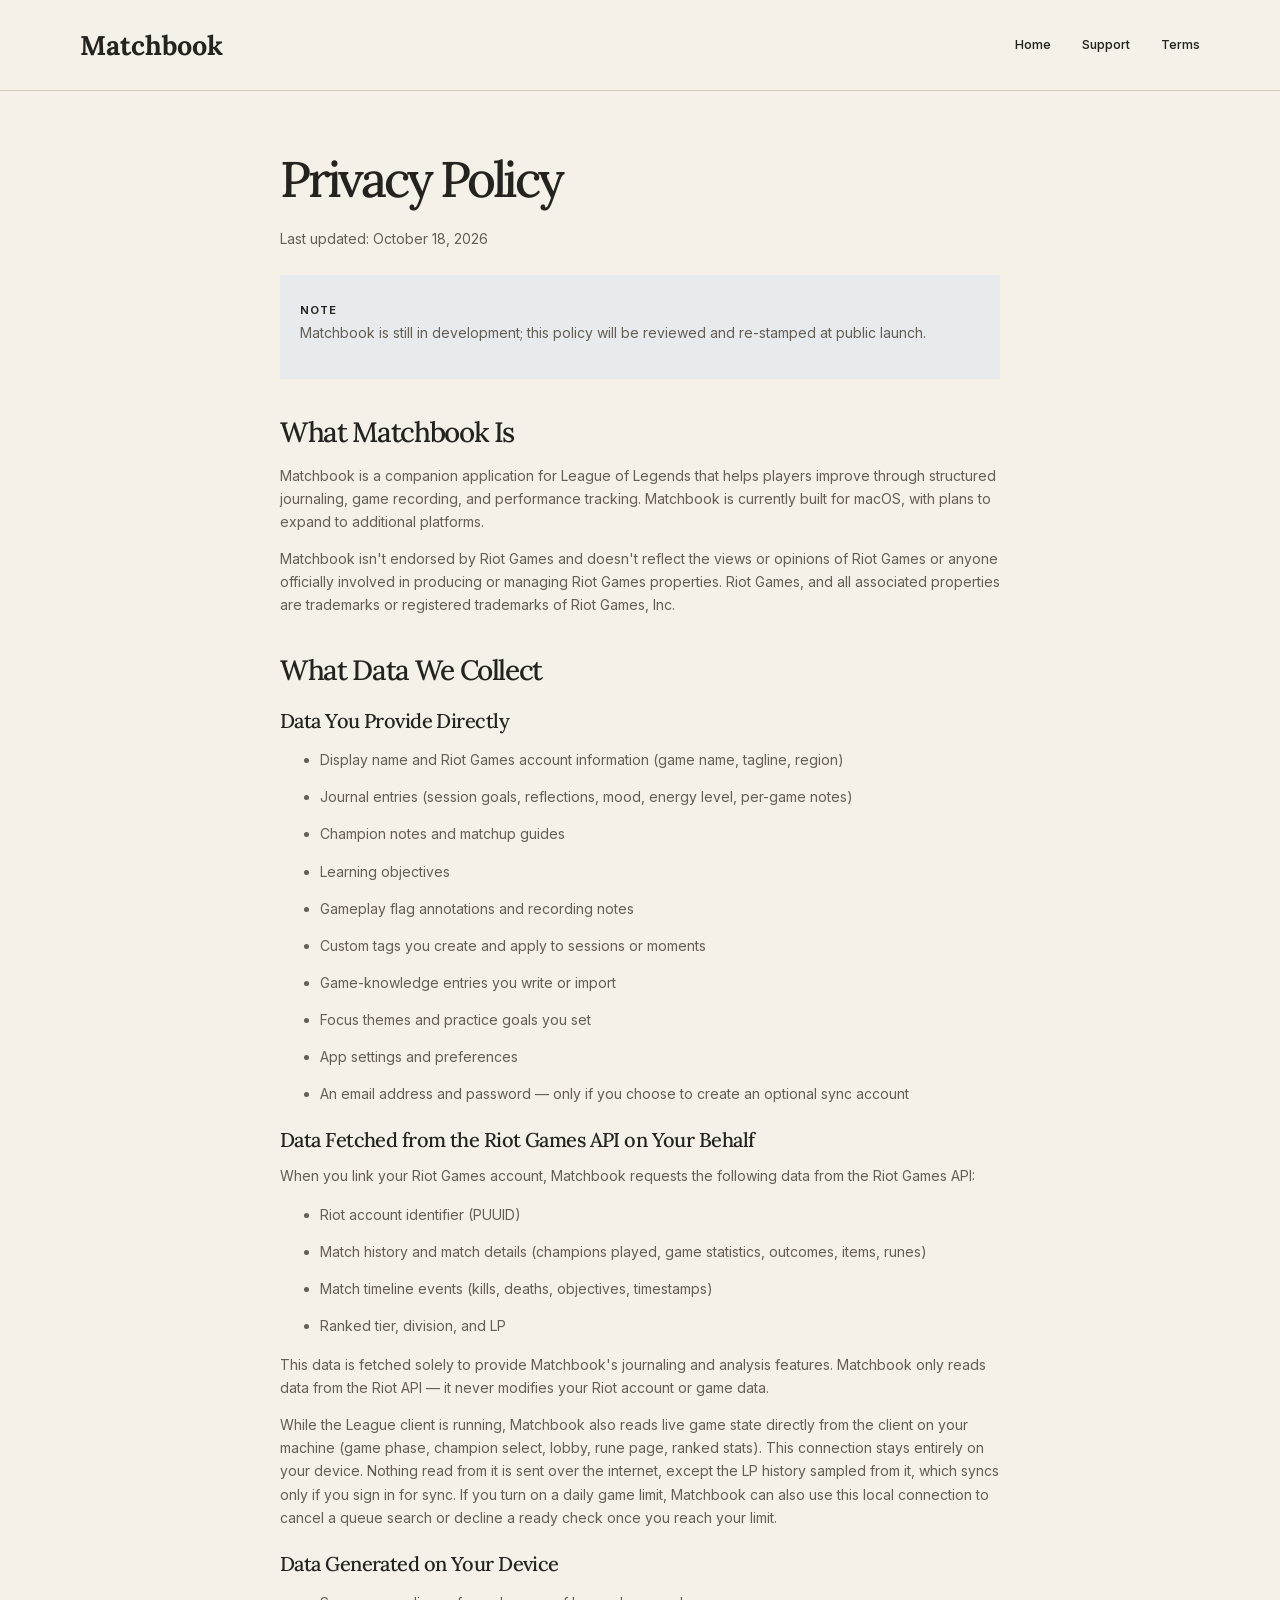
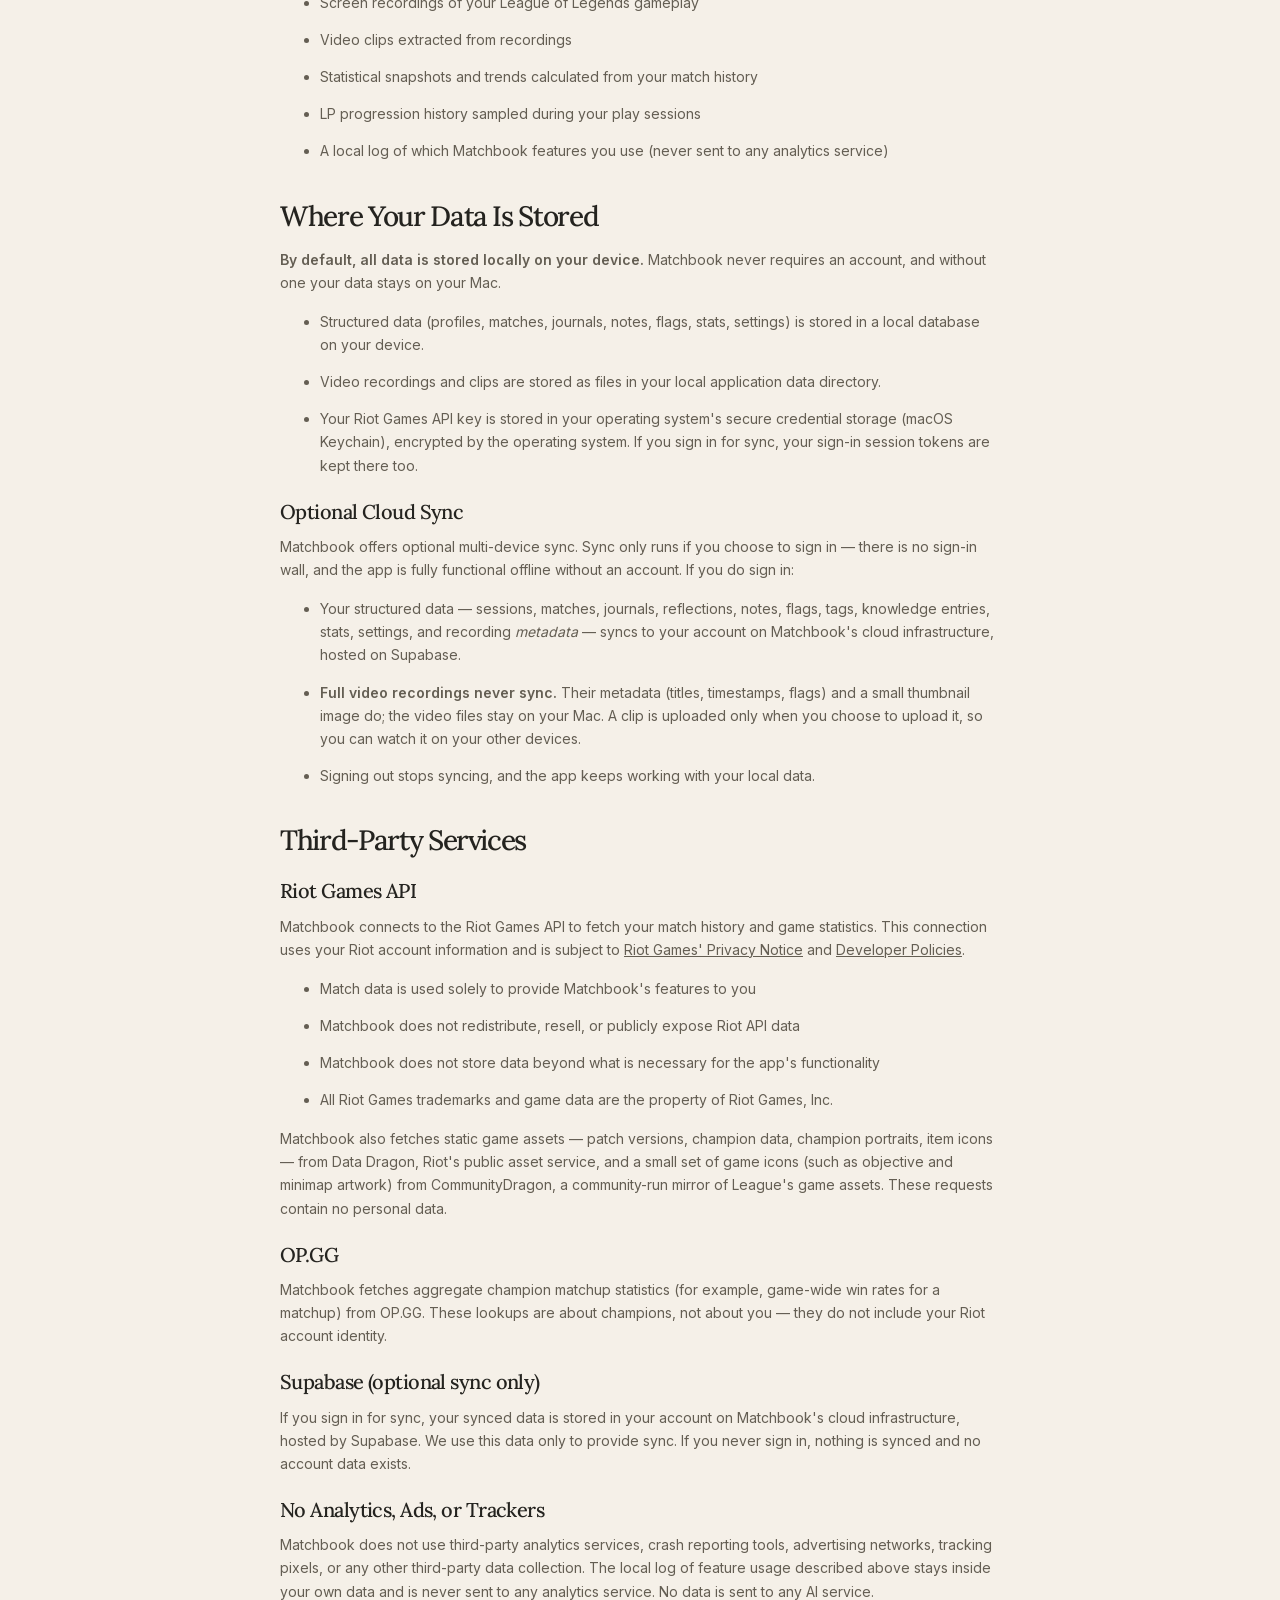
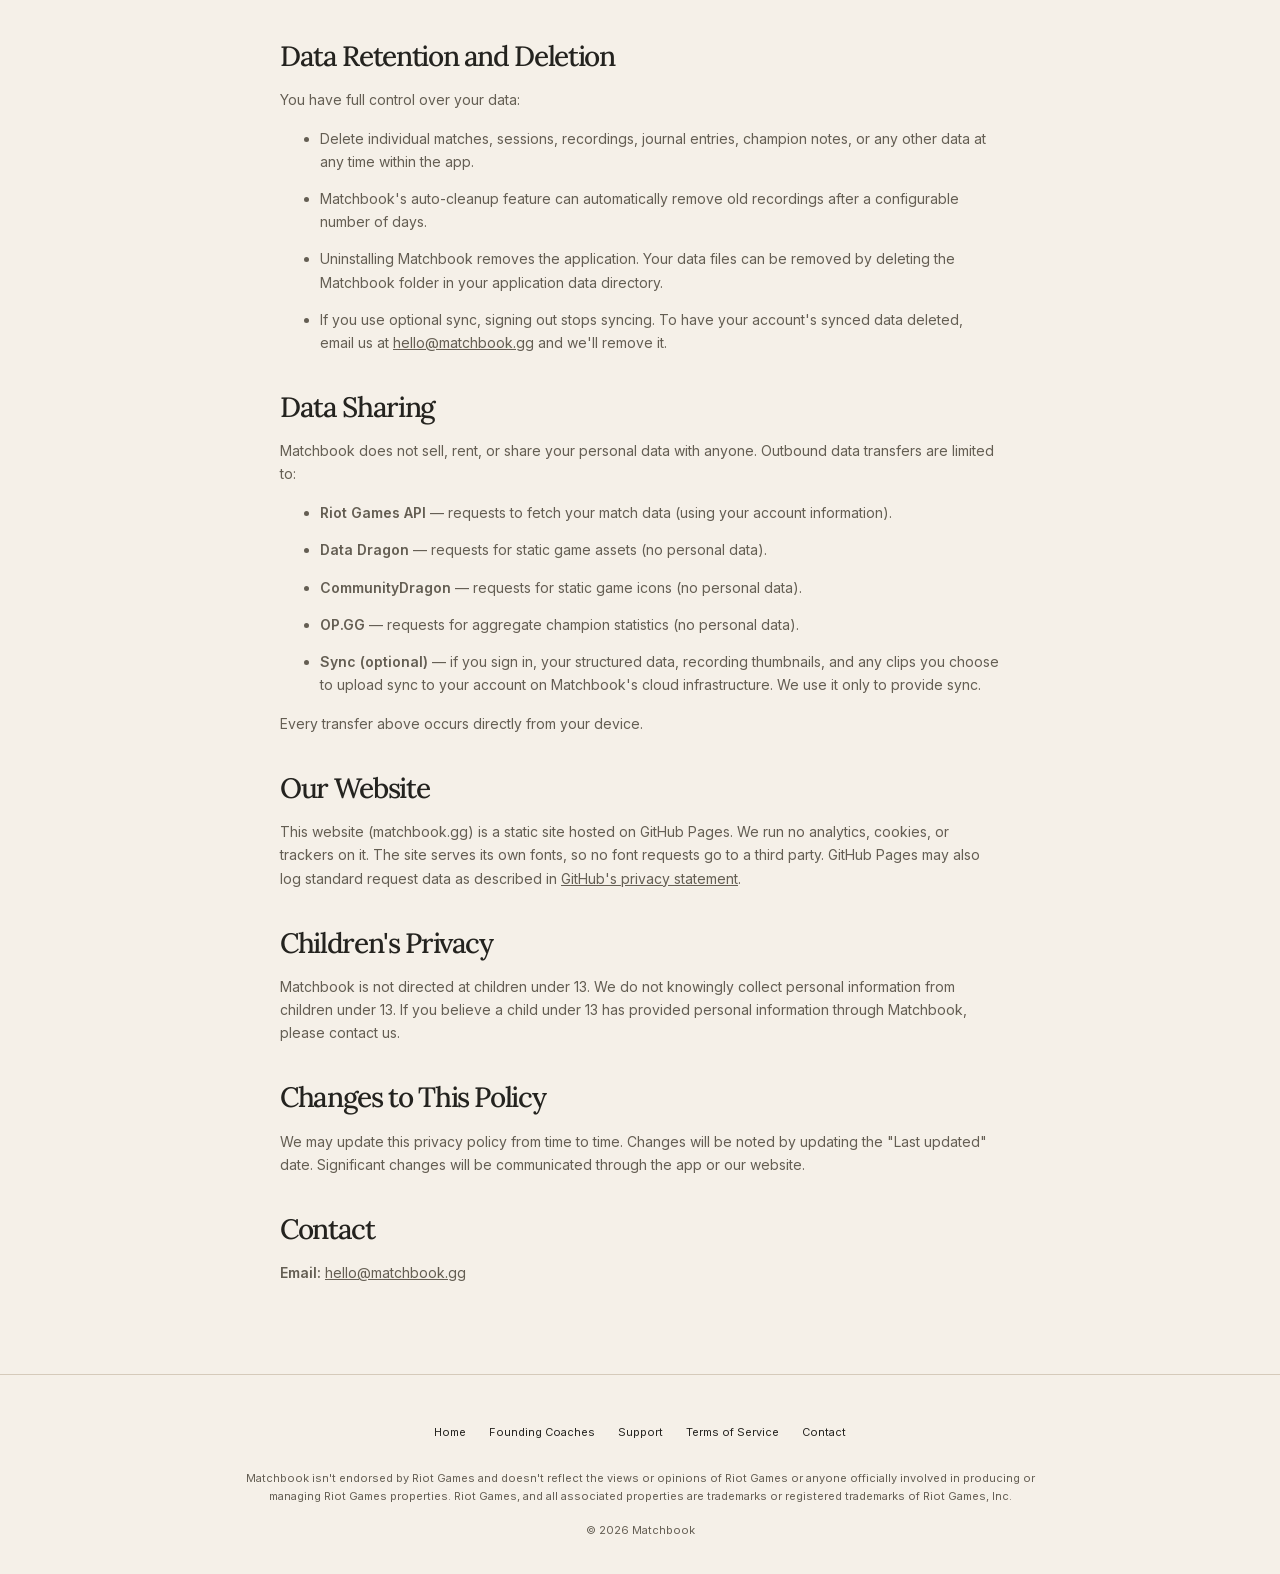
<file: privacy.html>
<!DOCTYPE html>
<html lang="en">
<head>
    <meta charset="UTF-8">
    <meta name="viewport" content="width=device-width, initial-scale=1.0">
    <title>Privacy Policy — Matchbook</title>
    <meta name="description" content="Matchbook's privacy policy: local-first by default, optional opt-in sync, no analytics, no ads, no trackers. What data the app stores and where it lives.">
    <link rel="canonical" href="https://matchbook.gg/privacy.html">
    <meta property="og:type" content="website">
    <meta property="og:site_name" content="Matchbook">
    <meta property="og:title" content="Privacy Policy — Matchbook">
    <meta property="og:description" content="Local-first by default, optional opt-in sync, no analytics, no ads, no trackers.">
    <meta property="og:url" content="https://matchbook.gg/privacy.html">
    <meta name="twitter:card" content="summary">
    <meta name="twitter:site" content="@matchbookgg">
    <meta name="twitter:title" content="Privacy Policy — Matchbook">
    <meta name="twitter:description" content="Local-first by default, optional opt-in sync, no analytics, no ads, no trackers.">
    <link rel="icon" type="image/svg+xml" href="favicon.svg">
    <link rel="stylesheet" href="styles.css">
</head>
<body class="legacy-page">
    <nav>
        <div class="container">
            <a href="index.html" class="nav-brand">Matchbook</a>
            <div class="nav-links">
                <a href="index.html">Home</a>
                <a href="support.html">Support</a>
                <a href="terms.html">Terms</a>
            </div>
        </div>
    </nav>

    <div class="content">
        <h1>Privacy Policy</h1>
        <p class="updated">Last updated: October 18, 2026</p>

        <div class="dev-notice">
            <span class="label"><span class="dot"></span> Note</span>
            <p>Matchbook is still in development; this policy will be reviewed and re-stamped at public launch.</p>
        </div>

        <h2>What Matchbook Is</h2>
        <p>Matchbook is a companion application for League of Legends that helps players improve through structured journaling, game recording, and performance tracking. Matchbook is currently built for macOS, with plans to expand to additional platforms.</p>
        <p>Matchbook isn't endorsed by Riot Games and doesn't reflect the views or opinions of Riot Games or anyone officially involved in producing or managing Riot Games properties. Riot Games, and all associated properties are trademarks or registered trademarks of Riot Games, Inc.</p>

        <h2>What Data We Collect</h2>

        <h3>Data You Provide Directly</h3>
        <ul>
            <li>Display name and Riot Games account information (game name, tagline, region)</li>
            <li>Journal entries (session goals, reflections, mood, energy level, per-game notes)</li>
            <li>Champion notes and matchup guides</li>
            <li>Learning objectives</li>
            <li>Gameplay flag annotations and recording notes</li>
            <li>Custom tags you create and apply to sessions or moments</li>
            <li>Game-knowledge entries you write or import</li>
            <li>Focus themes and practice goals you set</li>
            <li>App settings and preferences</li>
            <li>An email address and password — only if you choose to create an optional sync account</li>
        </ul>

        <h3>Data Fetched from the Riot Games API on Your Behalf</h3>
        <p>When you link your Riot Games account, Matchbook requests the following data from the Riot Games API:</p>
        <ul>
            <li>Riot account identifier (PUUID)</li>
            <li>Match history and match details (champions played, game statistics, outcomes, items, runes)</li>
            <li>Match timeline events (kills, deaths, objectives, timestamps)</li>
            <li>Ranked tier, division, and LP</li>
        </ul>
        <p>This data is fetched solely to provide Matchbook's journaling and analysis features. Matchbook only reads data from the Riot API — it never modifies your Riot account or game data.</p>
        <p>While the League client is running, Matchbook also reads live game state directly from the client on your machine (game phase, champion select, lobby, rune page, ranked stats). This connection stays entirely on your device. Nothing read from it is sent over the internet, except the LP history sampled from it, which syncs only if you sign in for sync. If you turn on a daily game limit, Matchbook can also use this local connection to cancel a queue search or decline a ready check once you reach your limit.</p>

        <h3>Data Generated on Your Device</h3>
        <ul>
            <li>Screen recordings of your League of Legends gameplay</li>
            <li>Video clips extracted from recordings</li>
            <li>Statistical snapshots and trends calculated from your match history</li>
            <li>LP progression history sampled during your play sessions</li>
            <li>A local log of which Matchbook features you use (never sent to any analytics service)</li>
        </ul>

        <h2>Where Your Data Is Stored</h2>
        <p><strong>By default, all data is stored locally on your device.</strong> Matchbook never requires an account, and without one your data stays on your Mac.</p>
        <ul>
            <li>Structured data (profiles, matches, journals, notes, flags, stats, settings) is stored in a local database on your device.</li>
            <li>Video recordings and clips are stored as files in your local application data directory.</li>
            <li>Your Riot Games API key is stored in your operating system's secure credential storage (macOS Keychain), encrypted by the operating system. If you sign in for sync, your sign-in session tokens are kept there too.</li>
        </ul>

        <h3>Optional Cloud Sync</h3>
        <p>Matchbook offers optional multi-device sync. Sync only runs if you choose to sign in — there is no sign-in wall, and the app is fully functional offline without an account. If you do sign in:</p>
        <ul>
            <li>Your structured data — sessions, matches, journals, reflections, notes, flags, tags, knowledge entries, stats, settings, and recording <em>metadata</em> — syncs to your account on Matchbook's cloud infrastructure, hosted on Supabase.</li>
            <li><strong>Full video recordings never sync.</strong> Their metadata (titles, timestamps, flags) and a small thumbnail image do; the video files stay on your Mac. A clip is uploaded only when you choose to upload it, so you can watch it on your other devices.</li>
            <li>Signing out stops syncing, and the app keeps working with your local data.</li>
        </ul>

        <h2>Third-Party Services</h2>

        <h3>Riot Games API</h3>
        <p>Matchbook connects to the Riot Games API to fetch your match history and game statistics. This connection uses your Riot account information and is subject to <a href="https://www.riotgames.com/en/privacy-notice">Riot Games' Privacy Notice</a> and <a href="https://developer.riotgames.com/policies/general">Developer Policies</a>.</p>
        <ul>
            <li>Match data is used solely to provide Matchbook's features to you</li>
            <li>Matchbook does not redistribute, resell, or publicly expose Riot API data</li>
            <li>Matchbook does not store data beyond what is necessary for the app's functionality</li>
            <li>All Riot Games trademarks and game data are the property of Riot Games, Inc.</li>
        </ul>
        <p>Matchbook also fetches static game assets — patch versions, champion data, champion portraits, item icons — from Data Dragon, Riot's public asset service, and a small set of game icons (such as objective and minimap artwork) from CommunityDragon, a community-run mirror of League's game assets. These requests contain no personal data.</p>

        <h3>OP.GG</h3>
        <p>Matchbook fetches aggregate champion matchup statistics (for example, game-wide win rates for a matchup) from OP.GG. These lookups are about champions, not about you — they do not include your Riot account identity.</p>

        <h3>Supabase (optional sync only)</h3>
        <p>If you sign in for sync, your synced data is stored in your account on Matchbook's cloud infrastructure, hosted by Supabase. We use this data only to provide sync. If you never sign in, nothing is synced and no account data exists.</p>

        <h3>No Analytics, Ads, or Trackers</h3>
        <p>Matchbook does not use third-party analytics services, crash reporting tools, advertising networks, tracking pixels, or any other third-party data collection. The local log of feature usage described above stays inside your own data and is never sent to any analytics service. No data is sent to any AI service.</p>

        <h2>Data Retention and Deletion</h2>
        <p>You have full control over your data:</p>
        <ul>
            <li>Delete individual matches, sessions, recordings, journal entries, champion notes, or any other data at any time within the app.</li>
            <li>Matchbook's auto-cleanup feature can automatically remove old recordings after a configurable number of days.</li>
            <li>Uninstalling Matchbook removes the application. Your data files can be removed by deleting the Matchbook folder in your application data directory.</li>
            <li>If you use optional sync, signing out stops syncing. To have your account's synced data deleted, email us at <a href="mailto:hello@matchbook.gg">hello@matchbook.gg</a> and we'll remove it.</li>
        </ul>

        <h2>Data Sharing</h2>
        <p>Matchbook does not sell, rent, or share your personal data with anyone. Outbound data transfers are limited to:</p>
        <ul>
            <li><strong>Riot Games API</strong> — requests to fetch your match data (using your account information).</li>
            <li><strong>Data Dragon</strong> — requests for static game assets (no personal data).</li>
            <li><strong>CommunityDragon</strong> — requests for static game icons (no personal data).</li>
            <li><strong>OP.GG</strong> — requests for aggregate champion statistics (no personal data).</li>
            <li><strong>Sync (optional)</strong> — if you sign in, your structured data, recording thumbnails, and any clips you choose to upload sync to your account on Matchbook's cloud infrastructure. We use it only to provide sync.</li>
        </ul>
        <p>Every transfer above occurs directly from your device.</p>

        <h2>Our Website</h2>
        <p>This website (matchbook.gg) is a static site hosted on GitHub Pages. We run no analytics, cookies, or trackers on it. The site serves its own fonts, so no font requests go to a third party. GitHub Pages may also log standard request data as described in <a href="https://docs.github.com/en/site-policy/privacy-policies/github-general-privacy-statement">GitHub's privacy statement</a>.</p>

        <h2>Children's Privacy</h2>
        <p>Matchbook is not directed at children under 13. We do not knowingly collect personal information from children under 13. If you believe a child under 13 has provided personal information through Matchbook, please contact us.</p>

        <h2>Changes to This Policy</h2>
        <p>We may update this privacy policy from time to time. Changes will be noted by updating the "Last updated" date. Significant changes will be communicated through the app or our website.</p>

        <h2>Contact</h2>
        <p><strong>Email:</strong> <a href="mailto:hello@matchbook.gg">hello@matchbook.gg</a></p>
    </div>

    <footer>
        <div class="container">
            <div class="footer-links">
                <a href="index.html">Home</a>
                <a href="founding-coaches.html">Founding Coaches</a>
                <a href="support.html">Support</a>
                <a href="terms.html">Terms of Service</a>
                <a href="mailto:hello@matchbook.gg">Contact</a>
            </div>
            <p class="riot-disclaimer">Matchbook isn't endorsed by Riot Games and doesn't reflect the views or opinions of Riot Games or anyone officially involved in producing or managing Riot Games properties. Riot Games, and all associated properties are trademarks or registered trademarks of Riot Games, Inc.</p>
            <p class="footer-copy">&copy; 2026 Matchbook</p>
        </div>
    </footer>
</body>
</html>
</file>
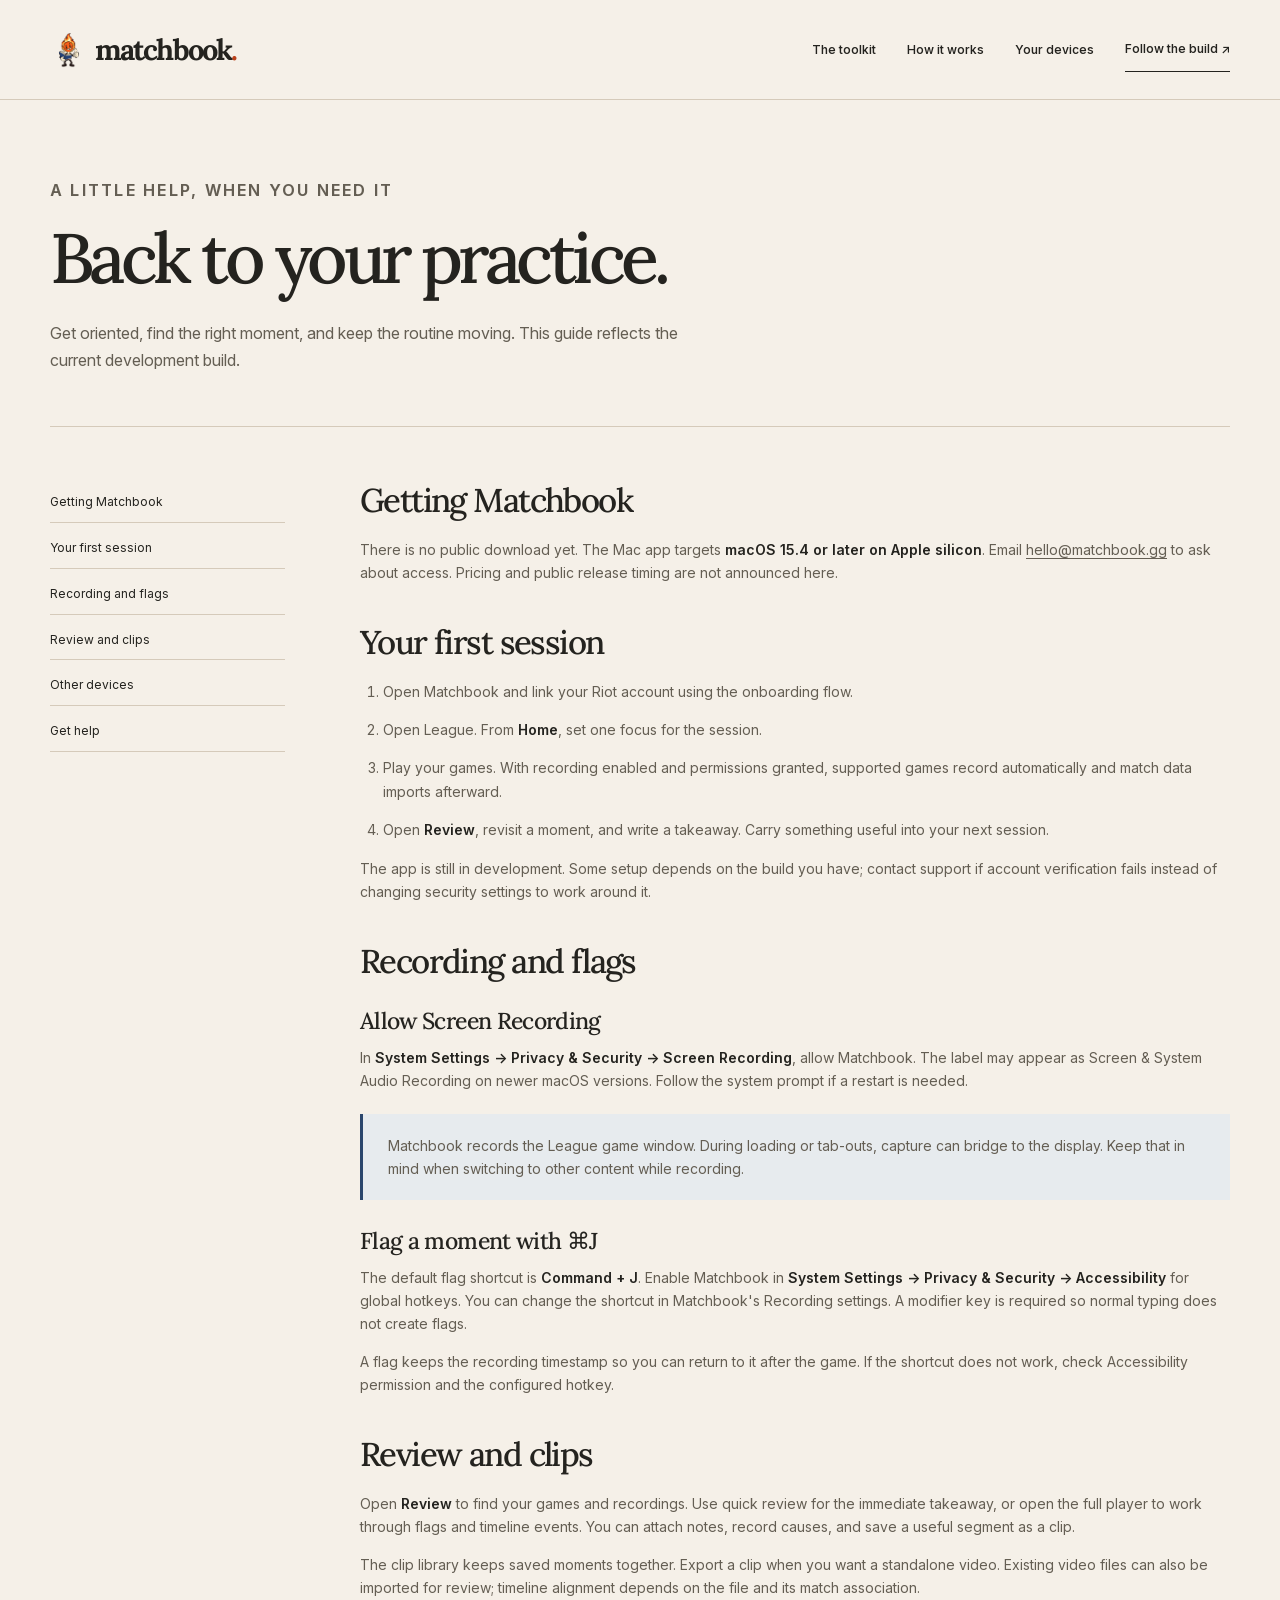
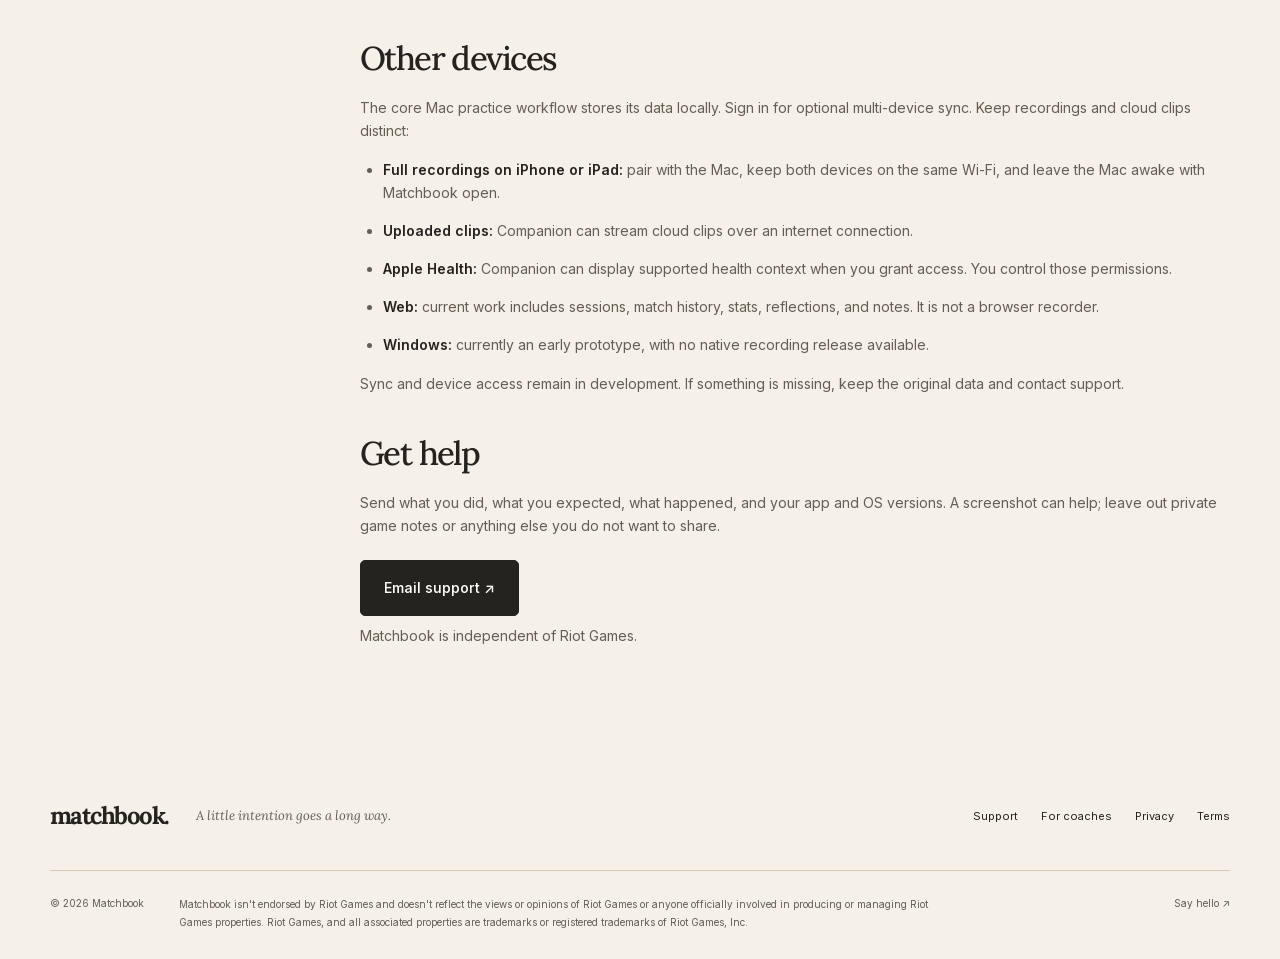
<file: support.html>
<!doctype html>
<html lang="en"><head>
<meta charset="utf-8"><meta name="viewport" content="width=device-width, initial-scale=1">
<title>Support | Matchbook</title><meta name="description" content="Recording setup, flags, review, clips, and device access for Matchbook.">
<meta name="theme-color" content="#f5f0e8"><link rel="icon" type="image/png" href="assets/mascot.png">
<link rel="stylesheet" href="styles.css"><script src="site.js" defer></script>
</head><body>
<a class="skip-link" href="#main">Skip to content</a>
<header class="site-header"><nav class="wrap nav" aria-label="Main navigation">
<a class="brand" href="index.html" aria-label="Matchbook home"><img src="assets/mascot.png" alt="" width="44" height="44"><span>matchbook<span class="brand-dot">.</span></span></a>
<div class="nav-links"><a href="index.html#features">The toolkit</a><a href="index.html#practice">How it works</a><a href="index.html#platforms">Your devices</a><a class="nav-contact" href="mailto:hello@matchbook.gg?subject=Matchbook%20updates">Follow the build ↗</a></div>
</nav></header><main id="main"><header class="wrap page-hero"><p class="eyebrow">A little help, when you need it</p><h1>Back to your practice.</h1><p>Get oriented, find the right moment, and keep the routine moving. This guide reflects the current development build.</p></header><div class="wrap page-body"><aside class="page-index" aria-label="On this page"><a href="#availability">Getting Matchbook</a><a href="#first-session">Your first session</a><a href="#recording">Recording and flags</a><a href="#review">Review and clips</a><a href="#devices">Other devices</a><a href="#help">Get help</a></aside><div class="prose">
<h2 id="availability">Getting Matchbook</h2><p>There is no public download yet. The Mac app targets <strong>macOS 15.4 or later on Apple silicon</strong>. Email <a href="mailto:hello@matchbook.gg?subject=Matchbook%20availability">hello@matchbook.gg</a> to ask about access. Pricing and public release timing are not announced here.</p>
<h2 id="first-session">Your first session</h2><ol><li>Open Matchbook and link your Riot account using the onboarding flow.</li><li>Open League. From <strong>Home</strong>, set one focus for the session.</li><li>Play your games. With recording enabled and permissions granted, supported games record automatically and match data imports afterward.</li><li>Open <strong>Review</strong>, revisit a moment, and write a takeaway. Carry something useful into your next session.</li></ol><p>The app is still in development. Some setup depends on the build you have; contact support if account verification fails instead of changing security settings to work around it.</p>
<h2 id="recording">Recording and flags</h2><h3>Allow Screen Recording</h3><p>In <strong>System Settings → Privacy &amp; Security → Screen Recording</strong>, allow Matchbook. The label may appear as Screen &amp; System Audio Recording on newer macOS versions. Follow the system prompt if a restart is needed.</p><div class="callout"><p>Matchbook records the League game window. During loading or tab-outs, capture can bridge to the display. Keep that in mind when switching to other content while recording.</p></div><h3>Flag a moment with ⌘J</h3><p>The default flag shortcut is <strong>Command + J</strong>. Enable Matchbook in <strong>System Settings → Privacy &amp; Security → Accessibility</strong> for global hotkeys. You can change the shortcut in Matchbook's Recording settings. A modifier key is required so normal typing does not create flags.</p><p>A flag keeps the recording timestamp so you can return to it after the game. If the shortcut does not work, check Accessibility permission and the configured hotkey.</p>
<h2 id="review">Review and clips</h2><p>Open <strong>Review</strong> to find your games and recordings. Use quick review for the immediate takeaway, or open the full player to work through flags and timeline events. You can attach notes, record causes, and save a useful segment as a clip.</p><p>The clip library keeps saved moments together. Export a clip when you want a standalone video. Existing video files can also be imported for review; timeline alignment depends on the file and its match association.</p>
<h2 id="devices">Other devices</h2><p>The core Mac practice workflow stores its data locally. Sign in for optional multi-device sync. Keep recordings and cloud clips distinct:</p><ul><li><strong>Full recordings on iPhone or iPad:</strong> pair with the Mac, keep both devices on the same Wi-Fi, and leave the Mac awake with Matchbook open.</li><li><strong>Uploaded clips:</strong> Companion can stream cloud clips over an internet connection.</li><li><strong>Apple Health:</strong> Companion can display supported health context when you grant access. You control those permissions.</li><li><strong>Web:</strong> current work includes sessions, match history, stats, reflections, and notes. It is not a browser recorder.</li><li><strong>Windows:</strong> currently an early prototype, with no native recording release available.</li></ul><p>Sync and device access remain in development. If something is missing, keep the original data and contact support.</p>
<h2 id="help">Get help</h2><p>Send what you did, what you expected, what happened, and your app and OS versions. A screenshot can help; leave out private game notes or anything else you do not want to share.</p><a class="button" href="mailto:hello@matchbook.gg?subject=Matchbook%20support">Email support ↗</a><p>Matchbook is independent of Riot Games.</p>
</div></div></main><footer class="site-footer"><div class="wrap">
<div class="footer-top"><a class="brand" href="index.html">matchbook.</a><p>A little intention goes a long way.</p><div class="footer-links"><a href="support.html">Support</a><a href="founding-coaches.html">For coaches</a><a href="privacy.html">Privacy</a><a href="terms.html">Terms</a></div></div>
<div class="footer-bottom"><span>© 2026 Matchbook</span><p>Matchbook isn't endorsed by Riot Games and doesn't reflect the views or opinions of Riot Games or anyone officially involved in producing or managing Riot Games properties. Riot Games, and all associated properties are trademarks or registered trademarks of Riot Games, Inc.</p><a href="mailto:hello@matchbook.gg">Say hello ↗</a></div>
</div></footer></body></html>
</file>
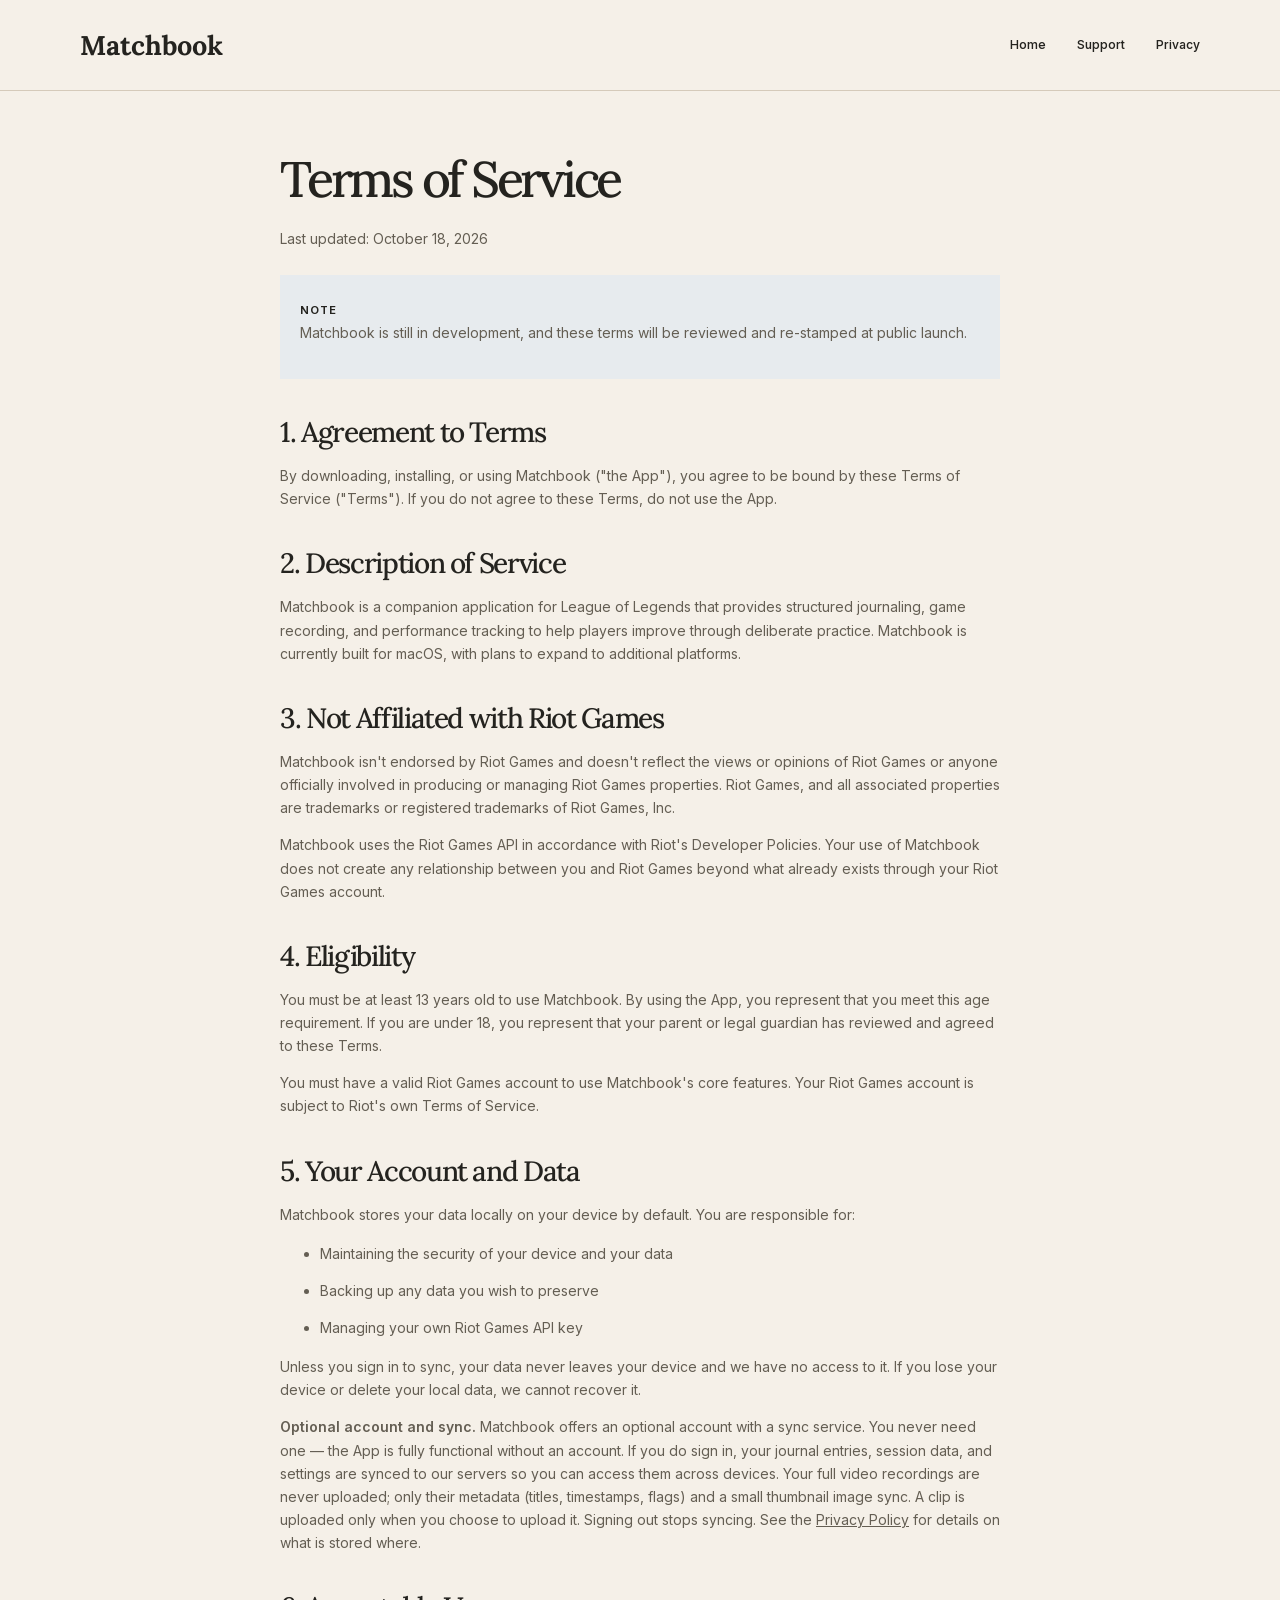
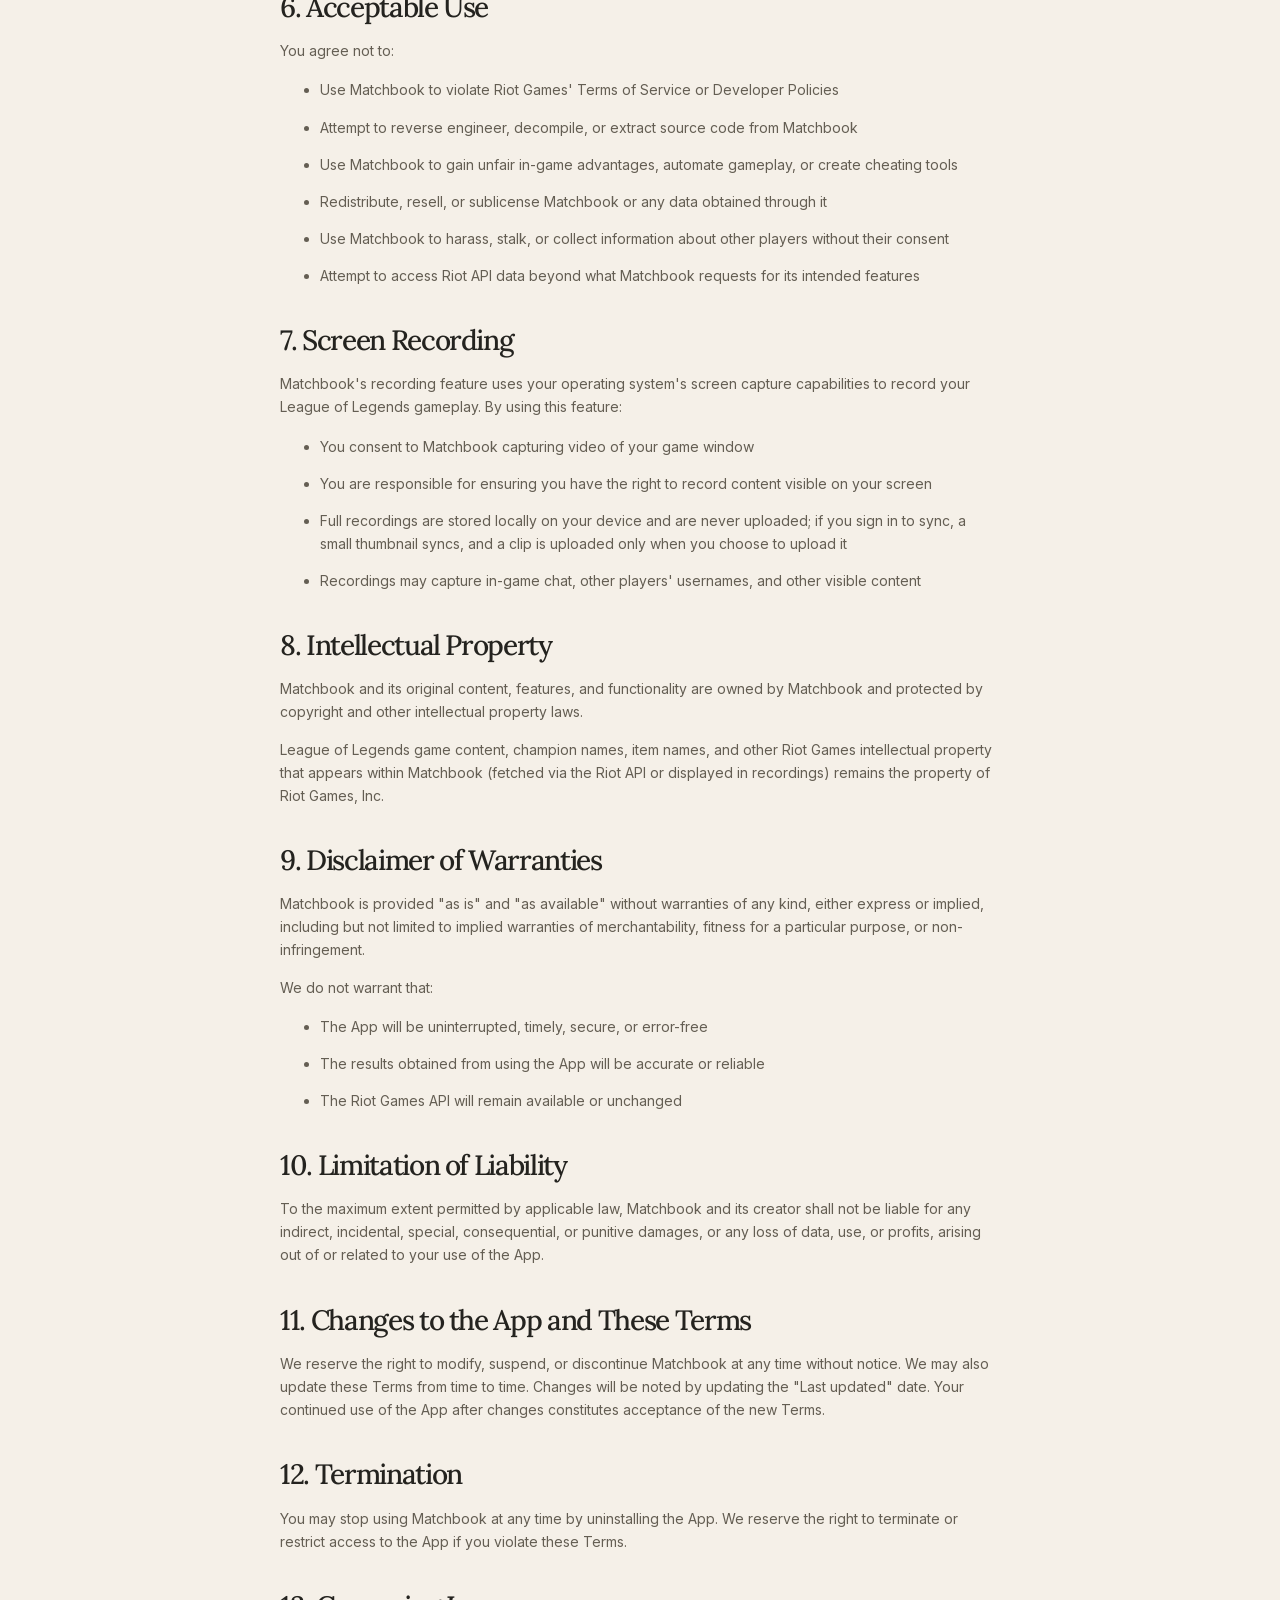
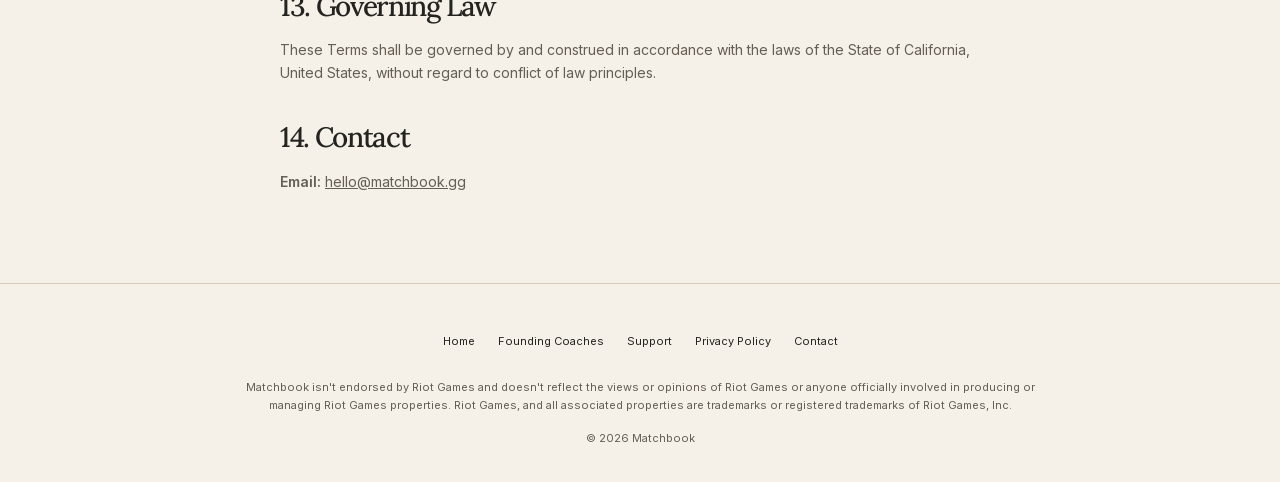
<file: terms.html>
<!DOCTYPE html>
<html lang="en">
<head>
    <meta charset="UTF-8">
    <meta name="viewport" content="width=device-width, initial-scale=1.0">
    <title>Terms of Service — Matchbook</title>
    <meta name="description" content="Terms of Service for Matchbook, the deliberate-practice journal and game recorder for League of Legends players on macOS.">
    <link rel="canonical" href="https://matchbook.gg/terms.html">
    <meta property="og:type" content="website">
    <meta property="og:site_name" content="Matchbook">
    <meta property="og:title" content="Terms of Service — Matchbook">
    <meta property="og:description" content="Terms of Service for Matchbook, the deliberate-practice journal and game recorder for League of Legends players on macOS.">
    <meta property="og:url" content="https://matchbook.gg/terms.html">
    <meta name="twitter:card" content="summary">
    <meta name="twitter:site" content="@matchbookgg">
    <meta name="twitter:title" content="Terms of Service — Matchbook">
    <meta name="twitter:description" content="Terms of Service for Matchbook, the deliberate-practice journal and game recorder for League of Legends players on macOS.">
    <link rel="icon" type="image/svg+xml" href="favicon.svg">
    <link rel="stylesheet" href="styles.css">
</head>
<body class="legacy-page">
    <nav>
        <div class="container">
            <a href="index.html" class="nav-brand">Matchbook</a>
            <div class="nav-links">
                <a href="index.html">Home</a>
                <a href="support.html">Support</a>
                <a href="privacy.html">Privacy</a>
            </div>
        </div>
    </nav>

    <div class="content">
        <h1>Terms of Service</h1>
        <p class="updated">Last updated: October 18, 2026</p>

        <div class="dev-notice">
            <span class="label"><span class="dot"></span> Note</span>
            <p>Matchbook is still in development, and these terms will be reviewed and re-stamped at public launch.</p>
        </div>

        <h2>1. Agreement to Terms</h2>
        <p>By downloading, installing, or using Matchbook ("the App"), you agree to be bound by these Terms of Service ("Terms"). If you do not agree to these Terms, do not use the App.</p>

        <h2>2. Description of Service</h2>
        <p>Matchbook is a companion application for League of Legends that provides structured journaling, game recording, and performance tracking to help players improve through deliberate practice. Matchbook is currently built for macOS, with plans to expand to additional platforms.</p>

        <h2>3. Not Affiliated with Riot Games</h2>
        <p>Matchbook isn't endorsed by Riot Games and doesn't reflect the views or opinions of Riot Games or anyone officially involved in producing or managing Riot Games properties. Riot Games, and all associated properties are trademarks or registered trademarks of Riot Games, Inc.</p>
        <p>Matchbook uses the Riot Games API in accordance with Riot's Developer Policies. Your use of Matchbook does not create any relationship between you and Riot Games beyond what already exists through your Riot Games account.</p>

        <h2>4. Eligibility</h2>
        <p>You must be at least 13 years old to use Matchbook. By using the App, you represent that you meet this age requirement. If you are under 18, you represent that your parent or legal guardian has reviewed and agreed to these Terms.</p>
        <p>You must have a valid Riot Games account to use Matchbook's core features. Your Riot Games account is subject to Riot's own Terms of Service.</p>

        <h2>5. Your Account and Data</h2>
        <p>Matchbook stores your data locally on your device by default. You are responsible for:</p>
        <ul>
            <li>Maintaining the security of your device and your data</li>
            <li>Backing up any data you wish to preserve</li>
            <li>Managing your own Riot Games API key</li>
        </ul>
        <p>Unless you sign in to sync, your data never leaves your device and we have no access to it. If you lose your device or delete your local data, we cannot recover it.</p>
        <p><strong>Optional account and sync.</strong> Matchbook offers an optional account with a sync service. You never need one — the App is fully functional without an account. If you do sign in, your journal entries, session data, and settings are synced to our servers so you can access them across devices. Your full video recordings are never uploaded; only their metadata (titles, timestamps, flags) and a small thumbnail image sync. A clip is uploaded only when you choose to upload it. Signing out stops syncing. See the <a href="privacy.html">Privacy Policy</a> for details on what is stored where.</p>

        <h2>6. Acceptable Use</h2>
        <p>You agree not to:</p>
        <ul>
            <li>Use Matchbook to violate Riot Games' Terms of Service or Developer Policies</li>
            <li>Attempt to reverse engineer, decompile, or extract source code from Matchbook</li>
            <li>Use Matchbook to gain unfair in-game advantages, automate gameplay, or create cheating tools</li>
            <li>Redistribute, resell, or sublicense Matchbook or any data obtained through it</li>
            <li>Use Matchbook to harass, stalk, or collect information about other players without their consent</li>
            <li>Attempt to access Riot API data beyond what Matchbook requests for its intended features</li>
        </ul>

        <h2>7. Screen Recording</h2>
        <p>Matchbook's recording feature uses your operating system's screen capture capabilities to record your League of Legends gameplay. By using this feature:</p>
        <ul>
            <li>You consent to Matchbook capturing video of your game window</li>
            <li>You are responsible for ensuring you have the right to record content visible on your screen</li>
            <li>Full recordings are stored locally on your device and are never uploaded; if you sign in to sync, a small thumbnail syncs, and a clip is uploaded only when you choose to upload it</li>
            <li>Recordings may capture in-game chat, other players' usernames, and other visible content</li>
        </ul>

        <h2>8. Intellectual Property</h2>
        <p>Matchbook and its original content, features, and functionality are owned by Matchbook and protected by copyright and other intellectual property laws.</p>
        <p>League of Legends game content, champion names, item names, and other Riot Games intellectual property that appears within Matchbook (fetched via the Riot API or displayed in recordings) remains the property of Riot Games, Inc.</p>

        <h2>9. Disclaimer of Warranties</h2>
        <p>Matchbook is provided "as is" and "as available" without warranties of any kind, either express or implied, including but not limited to implied warranties of merchantability, fitness for a particular purpose, or non-infringement.</p>
        <p>We do not warrant that:</p>
        <ul>
            <li>The App will be uninterrupted, timely, secure, or error-free</li>
            <li>The results obtained from using the App will be accurate or reliable</li>
            <li>The Riot Games API will remain available or unchanged</li>
        </ul>

        <h2>10. Limitation of Liability</h2>
        <p>To the maximum extent permitted by applicable law, Matchbook and its creator shall not be liable for any indirect, incidental, special, consequential, or punitive damages, or any loss of data, use, or profits, arising out of or related to your use of the App.</p>

        <h2>11. Changes to the App and These Terms</h2>
        <p>We reserve the right to modify, suspend, or discontinue Matchbook at any time without notice. We may also update these Terms from time to time. Changes will be noted by updating the "Last updated" date. Your continued use of the App after changes constitutes acceptance of the new Terms.</p>

        <h2>12. Termination</h2>
        <p>You may stop using Matchbook at any time by uninstalling the App. We reserve the right to terminate or restrict access to the App if you violate these Terms.</p>

        <h2>13. Governing Law</h2>
        <p>These Terms shall be governed by and construed in accordance with the laws of the State of California, United States, without regard to conflict of law principles.</p>

        <h2>14. Contact</h2>
        <p><strong>Email:</strong> <a href="mailto:hello@matchbook.gg">hello@matchbook.gg</a></p>
    </div>

    <footer>
        <div class="container">
            <div class="footer-links">
                <a href="index.html">Home</a>
                <a href="founding-coaches.html">Founding Coaches</a>
                <a href="support.html">Support</a>
                <a href="privacy.html">Privacy Policy</a>
                <a href="mailto:hello@matchbook.gg">Contact</a>
            </div>
            <p class="riot-disclaimer">Matchbook isn't endorsed by Riot Games and doesn't reflect the views or opinions of Riot Games or anyone officially involved in producing or managing Riot Games properties. Riot Games, and all associated properties are trademarks or registered trademarks of Riot Games, Inc.</p>
            <p class="footer-copy">&copy; 2026 Matchbook</p>
        </div>
    </footer>
</body>
</html>
</file>
<file: styles.css>
@font-face{font-family:Inter;src:url('assets/fonts/InterVariable.ttf') format('truetype');font-weight:100 900;font-display:swap}
@font-face{font-family:Lora;src:url('assets/fonts/Lora-VariableFont_wght.ttf') format('truetype');font-weight:400 700;font-display:swap}
@font-face{font-family:Lora;src:url('assets/fonts/Lora-Italic-VariableFont_wght.ttf') format('truetype');font-weight:400 700;font-style:italic;font-display:swap}
:root{--paper:#f5f0e8;--paper-deep:#e9e1d4;--sheet:#fffcf6;--ink:#24231f;--muted:#645e53;--line:#d5caba;--flame:#ba411a;--flame-bright:#f77734;--blue:#2b466c;--blue-pale:#e7ebee;--gold:#f0cb72;--serif:Lora,Georgia,serif;--sans:Inter,system-ui,sans-serif}
*{box-sizing:border-box}html{scroll-behavior:smooth;scroll-padding-top:30px}body{margin:0;background:var(--paper);color:var(--ink);font:16px/1.65 var(--sans);-webkit-font-smoothing:antialiased}button,input{font:inherit}button,a{-webkit-tap-highlight-color:transparent}button{cursor:pointer}a{color:inherit;text-decoration:none}img{max-width:100%;height:auto}svg{flex-shrink:0}h1,h2,h3,p{margin:0}h1,h2,h3{font-family:var(--serif);line-height:1.12;font-weight:500}h1{font-size:clamp(48px,5.9vw,86px);letter-spacing:-.065em}h2{font-size:clamp(34px,4vw,54px);letter-spacing:-.048em}h3{font-size:25px;letter-spacing:-.028em}p{color:var(--muted)}strong{font-weight:600}button:focus-visible,a:focus-visible,summary:focus-visible{outline:3px solid var(--blue);outline-offset:5px}::selection{background:var(--gold);color:var(--ink)}[hidden]{display:none!important}.wrap{width:min(1180px,calc(100% - 88px));margin:auto}.eyebrow{font-size:11px;font-weight:650;letter-spacing:.14em;text-transform:uppercase;line-height:1.5;color:var(--muted)}.section{padding:96px 0}.section-heading{display:flex;justify-content:space-between;align-items:end;gap:40px;margin-bottom:42px}.section-heading>p{max-width:365px;font-size:15px}.section-heading h2{max-width:660px}.section-heading .eyebrow{margin-bottom:16px}.text-link{display:inline-flex;align-items:center;gap:12px;border-bottom:1px solid currentColor;padding:7px 0;font-size:14px;font-weight:550}.button{display:inline-flex;align-items:center;justify-content:center;gap:20px;padding:15px 23px;border:1px solid var(--ink);border-radius:5px;background:var(--ink);color:var(--sheet);font-size:14px;font-weight:550;min-height:50px;transition:background .18s,transform .18s}.button:hover{background:var(--blue);border-color:var(--blue);transform:translateY(-2px)}.button-orange{background:var(--flame);border-color:var(--flame)}.button-light{background:var(--paper);border-color:var(--paper);color:var(--ink)}.button-light:hover{color:var(--paper)}.button-outline{background:none;color:var(--ink);border-color:var(--line)}.button-outline:hover{color:var(--sheet)}.skip-link{position:fixed;left:12px;top:-80px;background:var(--ink);color:white;padding:12px;z-index:50}.skip-link:focus{top:12px}.preview-bar{min-height:34px;display:flex;justify-content:space-between;gap:20px;padding:7px 44px;background:var(--blue);color:var(--sheet);font-size:11px;line-height:1.5}.preview-bar b{padding:0 7px}.preview-bar a{text-decoration:underline;text-underline-offset:3px}.site-header{border-bottom:1px solid var(--line)}.nav{height:99px;display:flex;align-items:center;justify-content:space-between;gap:32px}.brand{display:inline-flex;align-items:center;gap:9px;font-family:var(--serif);font-weight:700;font-size:29px;letter-spacing:-.065em;line-height:1}.brand img{width:36px;height:46px;object-fit:contain}.brand-dot{color:var(--flame)}.nav-links{display:flex;gap:31px;align-items:center;font-size:12px;font-weight:550}.nav-links>a{min-height:44px;display:flex;align-items:center}.nav-links>a:hover{color:var(--flame)}.nav-contact{border-bottom:1px solid var(--ink)}
.hero{display:grid;grid-template-columns:1.17fr 1fr;gap:30px;align-items:center;padding-top:70px;padding-bottom:63px;min-height:600px}.hero .eyebrow{display:flex;align-items:center;gap:12px;margin-bottom:23px}.tiny-star{font-size:21px;line-height:1;color:var(--flame)}.hero h1 em{font-weight:500;color:var(--flame)}.hero-copy>p{max-width:475px;margin-top:23px;font-size:16px;line-height:1.75}.hero-actions{display:flex;align-items:center;gap:24px;margin-top:29px}.hero-copy .availability{font-size:11px;margin-top:19px;letter-spacing:.01em}.hero-art{position:relative;min-height:445px;display:flex;justify-content:center;align-items:center;isolation:isolate}.hero-art:before{content:'';position:absolute;inset:30px 12px 18px 26px;border-radius:48% 48% 44% 44%;background:repeating-linear-gradient(0deg,transparent,transparent 24px,#c4b4a52d 24px,#c4b4a52d 25px),#eee5d7;z-index:-1;transform:rotate(-5deg)}.hero-art:after{content:'EST. WITH INTENTION';position:absolute;right:5px;bottom:37px;font-size:9px;letter-spacing:.17em;transform:rotate(-90deg);transform-origin:right}.hero-mascot{width:min(420px,100%);height:440px;object-fit:contain;filter:drop-shadow(0 14px 8px #39240f0c)}.art-stamp{position:absolute;left:-7px;top:29px;width:105px;height:105px;display:grid;place-content:center;text-align:center;border:1px solid var(--ink);outline:4px solid var(--paper);background:var(--paper);border-radius:50%;font-size:10px;font-weight:650;letter-spacing:.07em;line-height:1.6;transform:rotate(-13deg)}.art-note{position:absolute;right:-3px;bottom:25px;background:var(--gold);padding:13px 19px;font-family:var(--serif);font-size:16px;font-style:italic;transform:rotate(5deg);box-shadow:2px 4px 0 #24231f16}.loop-strip{display:grid;grid-template-columns:repeat(4,1fr);border-top:1px solid var(--ink);border-bottom:1px solid var(--ink);padding:22px 0;gap:18px}.loop-strip div{display:flex;align-items:center;justify-content:center;gap:12px;font-size:11px;letter-spacing:.09em;text-transform:uppercase}.loop-strip span{font-family:var(--serif);font-size:16px;color:var(--flame)}.loop-strip div+div{border-left:1px solid var(--line)}
.toolkit{padding-top:89px}.feature-grid{display:grid;grid-template-columns:repeat(3,1fr);border-top:1px solid var(--line);border-left:1px solid var(--line)}.feature{padding:30px 29px 34px;border-right:1px solid var(--line);border-bottom:1px solid var(--line);min-height:246px;transition:background .2s}.feature:hover{background:var(--sheet)}.feature-icon{width:43px;height:43px;display:grid;place-content:center;color:var(--blue);background:var(--blue-pale);border-radius:50%;margin-bottom:22px}.feature h3{font-size:23px;margin-bottom:13px}.feature p{font-size:13px;line-height:1.8}.feature-meta{display:block;margin-top:17px;font-size:10px;text-transform:uppercase;letter-spacing:.1em;color:var(--muted)}
.practice-section{background:var(--blue);color:var(--paper);padding:87px 0 90px}.practice-section p,.practice-section .eyebrow{color:#d7dfe7}.practice-section .section-heading{margin-bottom:43px}.practice-layout{display:grid;grid-template-columns:.85fr 1.3fr;gap:70px;align-items:center}.step-list{display:flex;flex-direction:column;gap:5px}.step-button{display:grid;grid-template-columns:30px 1fr;gap:15px;text-align:left;background:none;border:0;border-top:1px solid #ffffff32;color:#d7dfe7;padding:20px 6px;min-height:78px}.step-button:last-child{border-bottom:1px solid #ffffff32}.step-button .step-num{font-family:var(--serif);font-size:17px;color:#c6d0dc}.step-button strong{font-family:var(--serif);font-size:25px;font-weight:500;line-height:1.25;display:block}.step-button small{display:none;font-size:13px;line-height:1.8;margin-top:9px;color:#d7dfe7}.step-button[aria-selected=true]{color:var(--paper)}.step-button[aria-selected=true] .step-num{color:#ffd08a}.step-button[aria-selected=true] small{display:block}.step-button:focus-visible{outline-color:var(--gold)}.practice-demo{min-height:380px;background:var(--sheet);color:var(--ink);border-radius:6px;padding:33px 36px;box-shadow:10px 12px 0 #182b4840;position:relative}.demo-top{display:flex;justify-content:space-between;gap:20px;padding-bottom:23px;border-bottom:1px solid var(--line);margin-bottom:24px;font-size:11px;color:var(--muted)}.demo-top span:last-child{font-family:var(--serif);font-style:italic}.practice-demo p{color:var(--muted)}.demo-kicker{font-size:10px;letter-spacing:.12em;text-transform:uppercase;margin-bottom:9px;color:var(--muted)}.demo-title{font-family:var(--serif);font-size:30px;line-height:1.3;letter-spacing:-.025em;margin-bottom:18px}.demo-line{padding:14px 0;border-bottom:1px solid var(--line);font-size:13px;display:flex;gap:16px;align-items:center}.demo-line b{font-size:10px;font-weight:500;min-width:54px;color:var(--muted)}.demo-tag{display:inline-block;padding:4px 9px;background:var(--blue-pale);color:var(--blue);font-size:10px;border-radius:3px}.demo-note{padding:16px 19px;background:#f6edd8;border-left:3px solid var(--gold);font-size:13px;line-height:1.8;margin-top:15px}.demo-foot{font-size:10px!important;margin-top:25px;color:var(--muted)!important}.practice-caption{font-size:11px!important;margin-top:17px;text-align:center;letter-spacing:.01em}.flag-times{display:flex;gap:12px;margin:25px 0}.flag-times span{padding:10px 15px;background:var(--paper);border:1px solid var(--line);font-size:13px;font-variant-numeric:tabular-nums}.flag-times .selected{border-color:var(--flame);color:var(--flame)}.timeline{height:40px;border-bottom:2px solid var(--line);display:flex;align-items:end;justify-content:space-around;margin:5px 0 18px}.timeline span{height:24px;border-left:2px solid var(--flame);position:relative}.timeline span:before{content:'';position:absolute;width:8px;height:6px;background:var(--flame);left:0;top:0}.paper-check{display:inline-flex;gap:10px;align-items:center;font-size:13px;margin-top:15px}.paper-check svg{width:17px;color:var(--blue)}
.insight-band{display:grid;grid-template-columns:1fr 1fr;gap:85px;align-items:center;padding:92px 0}.insight-copy h2{margin:15px 0 23px}.insight-copy p{font-size:14px}.insight-copy .text-link{margin-top:19px}.notebook{background:var(--sheet);border:1px solid var(--line);border-radius:5px;position:relative;overflow:hidden;box-shadow:5px 6px 0 var(--paper-deep)}.notebook:before{content:'';height:11px;display:block;background:radial-gradient(circle,#f5f0e8 2px,transparent 2.5px) 6px -3px/17px 14px,var(--blue)}.notebook-body{padding:28px 35px}.notebook-header{display:flex;justify-content:space-between;font-size:10px;letter-spacing:.08em;color:var(--muted);padding-bottom:19px;border-bottom:1px solid var(--line)}.notebook h3{font-size:27px;margin:23px 0 13px}.notebook-entry{background:repeating-linear-gradient(transparent,transparent 30px,#e6dccb 30px,#e6dccb 31px);font-family:var(--serif);font-size:17px;line-height:31px;min-height:125px;color:var(--blue)}.notebook-foot{font-size:10px;padding-top:18px;color:var(--muted)}
.platform-section{padding:83px 0;border-top:1px solid var(--line)}.platform-grid{display:grid;grid-template-columns:1.2fr 1fr 1fr;gap:18px}.platform-card{border:1px solid var(--line);border-radius:5px;padding:29px 26px;display:flex;flex-direction:column}.platform-card:first-child{background:var(--sheet)}.platform-icon{margin-bottom:30px;color:var(--blue)}.platform-card h3{font-size:26px;margin-bottom:15px}.platform-card p{font-size:13px}.status-label{display:inline-flex;width:fit-content;border:1px solid var(--line);padding:4px 9px;border-radius:3px;font-size:10px;margin-top:24px;color:var(--muted);line-height:1.5}.platform-detail{margin-top:22px;font-size:11px!important;line-height:1.8}.platform-card .status-label{margin-top:auto}.platform-card p:last-of-type{padding-bottom:22px}.platform-note{font-size:12px;margin-top:22px}.platform-note strong{color:var(--ink)}
.faq-section{padding:84px 0;border-top:1px solid var(--line);display:grid;grid-template-columns:.75fr 1.3fr;gap:85px}.faq-section h2{margin:15px 0}.faq-section>div>p{font-size:14px;max-width:240px}.faq details{border-bottom:1px solid var(--line);padding:0 0 20px;margin-bottom:18px}.faq summary{list-style:none;font-size:15px;cursor:pointer;display:flex;justify-content:space-between;align-items:center;gap:20px;min-height:44px}.faq summary::-webkit-details-marker{display:none}.faq summary:after{content:'+';font-size:23px;font-weight:350}.faq details[open] summary:after{content:'−'}.faq details p{font-size:13px;padding:13px 32px 0 0;line-height:1.9}.faq a{text-decoration:underline;text-underline-offset:3px}.closing{background:#e8dcc8;position:relative;overflow:hidden}.closing .wrap{display:flex;align-items:center;justify-content:space-between;gap:50px;padding:70px 0}.closing:before{content:'';position:absolute;top:0;left:0;right:0;height:7px;background:radial-gradient(circle,#6f4b36 1px,transparent 1.5px) 0 0/7px 7px,#c6a78e}.closing h2{font-size:clamp(36px,4vw,53px);max-width:680px}.closing p{font-size:13px;margin-top:15px}.closing .button{flex-shrink:0}.site-footer{padding:42px 0 28px}.footer-top{display:flex;align-items:center;gap:28px;padding-bottom:32px;border-bottom:1px solid var(--line)}.footer-top .brand{font-size:24px}.footer-top p{font-family:var(--serif);font-style:italic;font-size:13px}.footer-links{display:flex;gap:23px;font-size:11px;margin-left:auto;flex-wrap:wrap}.footer-links a{min-height:44px;display:flex;align-items:center}.footer-links a:hover{text-decoration:underline}.footer-bottom{display:flex;gap:35px;padding-top:24px;font-size:10px;color:var(--muted);align-items:start}.footer-bottom>span{white-space:nowrap}.footer-bottom p{max-width:750px;line-height:1.8}.footer-bottom>a{white-space:nowrap;margin-left:auto}
.page-hero{padding:78px 0 53px;border-bottom:1px solid var(--line)}.page-hero h1{max-width:870px;font-size:clamp(42px,5.5vw,70px);margin:17px 0 23px}.page-hero p{max-width:630px;font-size:16px}.page-body{display:grid;grid-template-columns:235px 1fr;gap:75px;padding:55px 0 90px}.page-index{display:flex;flex-direction:column;align-items:start;font-size:12px;gap:5px}.page-index a{padding:10px 0;border-bottom:1px solid var(--line);width:100%}.prose h2{font-size:33px;margin:40px 0 19px}.prose h2:first-child{margin-top:0}.prose h3{font-size:23px;margin:28px 0 12px}.prose p,.prose li{font-size:14px;color:var(--muted);margin-bottom:15px}.prose ol,.prose ul{padding-left:23px}.prose a{text-decoration:underline;text-underline-offset:3px}.prose .button{text-decoration:none;margin:8px 0}.prose strong{color:var(--ink)}.callout{padding:20px 25px;background:var(--blue-pale);border-left:3px solid var(--blue);margin:22px 0}.callout p:last-child{margin-bottom:0}.coach-intro{display:grid;grid-template-columns:1fr 1fr;gap:75px}.coach-intro p{font-size:16px}.coach-grid{display:grid;grid-template-columns:repeat(3,1fr);gap:32px;margin-top:40px}.coach-grid article{border-top:1px solid var(--ink);padding-top:25px}.coach-grid h3{margin-bottom:15px}.coach-grid p{font-size:13px}.coach-message{max-width:800px;margin:auto;text-align:center}.coach-message h2{margin-bottom:22px}.coach-message p{font-size:15px;margin-bottom:28px}.coach-message .fine{font-size:11px;margin-top:17px}.legacy-page nav .container{height:90px;display:flex;align-items:center;justify-content:space-between}.legacy-page .container{width:min(1120px,calc(100% - 64px));margin:auto}.legacy-page nav{border-bottom:1px solid var(--line)}.legacy-page .nav-brand{font-family:var(--serif);font-size:27px;font-weight:700}.legacy-page .content{max-width:780px;margin:60px auto 90px;padding:0 30px}.legacy-page .content h1{font-size:50px}.legacy-page .content h2{font-size:28px;margin:38px 0 16px}.legacy-page .content h3{font-size:20px;margin:24px 0 12px}.legacy-page .content p,.legacy-page .content li{font-size:14px;color:var(--muted);margin-bottom:14px}.legacy-page .content a{text-decoration:underline}.legacy-page .updated{margin-top:20px}.legacy-page .dev-notice{background:var(--blue-pale);padding:20px;margin:25px 0}.legacy-page .label{font-size:11px;font-weight:650;letter-spacing:.1em;text-transform:uppercase}.legacy-page footer{border-top:1px solid var(--line);padding:35px 0}.legacy-page footer .container{display:flex;flex-direction:column;gap:15px;align-items:center}.legacy-page .footer-links{margin:0}.legacy-page .riot-disclaimer{max-width:800px;font-size:11px;text-align:center}.legacy-page .footer-copy{font-size:11px}
.preview-bar a:focus-visible,.practice-section a:focus-visible{outline-color:var(--gold)}
@media(min-width:1500px){.hero{min-height:650px}.hero-mascot{height:475px}.hero-art{min-height:485px}}
@media(max-width:1000px){.wrap{width:calc(100% - 56px)}.nav-links{gap:20px}.hero{gap:5px;min-height:560px}.hero-art{min-height:390px}.hero-mascot{height:390px}.art-stamp{width:86px;height:86px;font-size:9px;left:0}.art-note{font-size:13px;right:0}.practice-layout{gap:40px}.practice-demo{padding:26px}.insight-band,.faq-section{gap:50px}.footer-top{flex-wrap:wrap}.footer-links{margin-left:0}.page-body{gap:40px;grid-template-columns:180px 1fr}.platform-grid{gap:12px}.platform-card{padding:25px 20px}}
@media(max-width:720px){.wrap{width:calc(100% - 40px)}.preview-bar{padding:7px 20px;font-size:10px;gap:10px}.preview-bar span{max-width:140px}.preview-bar a{text-align:right;max-width:160px}.nav{height:auto;min-height:86px;flex-wrap:wrap;gap:8px;padding:20px 0 12px}.brand{font-size:27px}.brand img{width:30px;height:36px}.nav-links{width:100%;justify-content:space-between;gap:10px;font-size:11px}.nav-contact{display:none!important}.hero{grid-template-columns:1fr;padding:43px 0 40px;gap:30px}.hero .eyebrow{font-size:9px;letter-spacing:.1em;margin-bottom:20px}.hero h1{font-size:clamp(47px,10vw,73px)}.hero-copy>p{font-size:14px;max-width:500px}.hero-actions{gap:20px;flex-wrap:wrap;margin-top:24px}.hero-copy .availability{font-size:10px}.hero-art{min-height:310px;width:min(390px,90%);margin:auto}.hero-mascot{height:330px;width:330px}.hero-art:before{inset:20px 0 0}.art-stamp{top:12px;left:-5px}.art-note{bottom:12px;right:-12px}.hero-art:after{display:none}.loop-strip{grid-template-columns:repeat(2,1fr);row-gap:20px;padding:22px 0}.loop-strip div{font-size:9px;gap:10px;justify-content:start}.loop-strip div+div{border:0}.section{padding:61px 0}.section-heading{display:block;margin-bottom:29px}.section-heading h2{max-width:520px}.section-heading>p{margin-top:22px;font-size:14px}.feature-grid{grid-template-columns:repeat(2,1fr)}.feature{padding:24px 20px;min-height:240px}.feature h3{font-size:21px}.feature p{font-size:12px}.feature-icon{margin-bottom:18px;width:37px;height:37px}.feature-meta{font-size:9px}.practice-section{padding:61px 0}.practice-layout{grid-template-columns:1fr;gap:30px}.step-list{display:grid;grid-template-columns:repeat(2,1fr);gap:8px}.step-button{grid-template-columns:22px 1fr;gap:6px;padding:13px 4px;min-height:66px;border-bottom:1px solid #ffffff32}.step-button strong{font-size:20px}.step-button small{display:none!important}.practice-demo{min-height:350px;padding:26px}.demo-title{font-size:27px}.practice-caption{font-size:10px!important}.insight-band{grid-template-columns:1fr;gap:36px;padding:62px 0}.insight-copy p{font-size:14px}.notebook-body{padding:25px}.platform-section{padding:61px 0}.platform-grid{grid-template-columns:1fr;gap:15px}.platform-card{padding:25px}.platform-icon{margin-bottom:19px}.platform-card h3{font-size:27px}.platform-card p{font-size:13px}.platform-card .status-label{margin-top:0}.platform-card .platform-detail{margin-top:15px}.faq-section{grid-template-columns:1fr;gap:25px;padding:61px 0}.faq-section>div>p{max-width:none}.closing .wrap{flex-direction:column;align-items:start;padding:55px 0;gap:27px}.closing h2{font-size:39px}.footer-top{gap:18px}.footer-top>p{width:100%;font-size:14px}.footer-links{gap:23px}.footer-bottom{flex-wrap:wrap;gap:16px}.footer-bottom p{order:3;width:100%}.page-hero{padding:45px 0}.page-body{grid-template-columns:1fr;gap:36px;padding:32px 0 60px}.page-index{display:grid;grid-template-columns:1fr 1fr;column-gap:20px}.prose h2{font-size:29px}.coach-intro{grid-template-columns:1fr;gap:28px}.coach-grid{grid-template-columns:1fr;gap:30px}.legacy-page .container{width:calc(100% - 40px)}.legacy-page nav .container{flex-direction:column;align-items:start;height:auto;padding:22px 0 10px;gap:10px}.legacy-page .content{margin-top:40px;padding:0 20px}.legacy-page .content h1{font-size:41px}}
@media(max-width:390px){.feature-grid{grid-template-columns:1fr}.feature{min-height:0}.hero-actions{gap:13px}.hero-actions .button{padding:14px 18px}.hero-actions .text-link{font-size:12px}.preview-bar{font-size:9px}.demo-top{font-size:10px}.hero h1{font-size:46px}.notebook-entry{font-size:16px}.nav-links{font-size:10px}}
@media(prefers-reduced-motion:reduce){html{scroll-behavior:auto}*,*:before,*:after{animation:none!important;transition:none!important}}
@media(prefers-contrast:more){:root{--muted:#39362f;--line:#716657}.preview-bar a{text-decoration-thickness:2px}.feature,.platform-card,.notebook{border-color:var(--ink)}}
</file>
